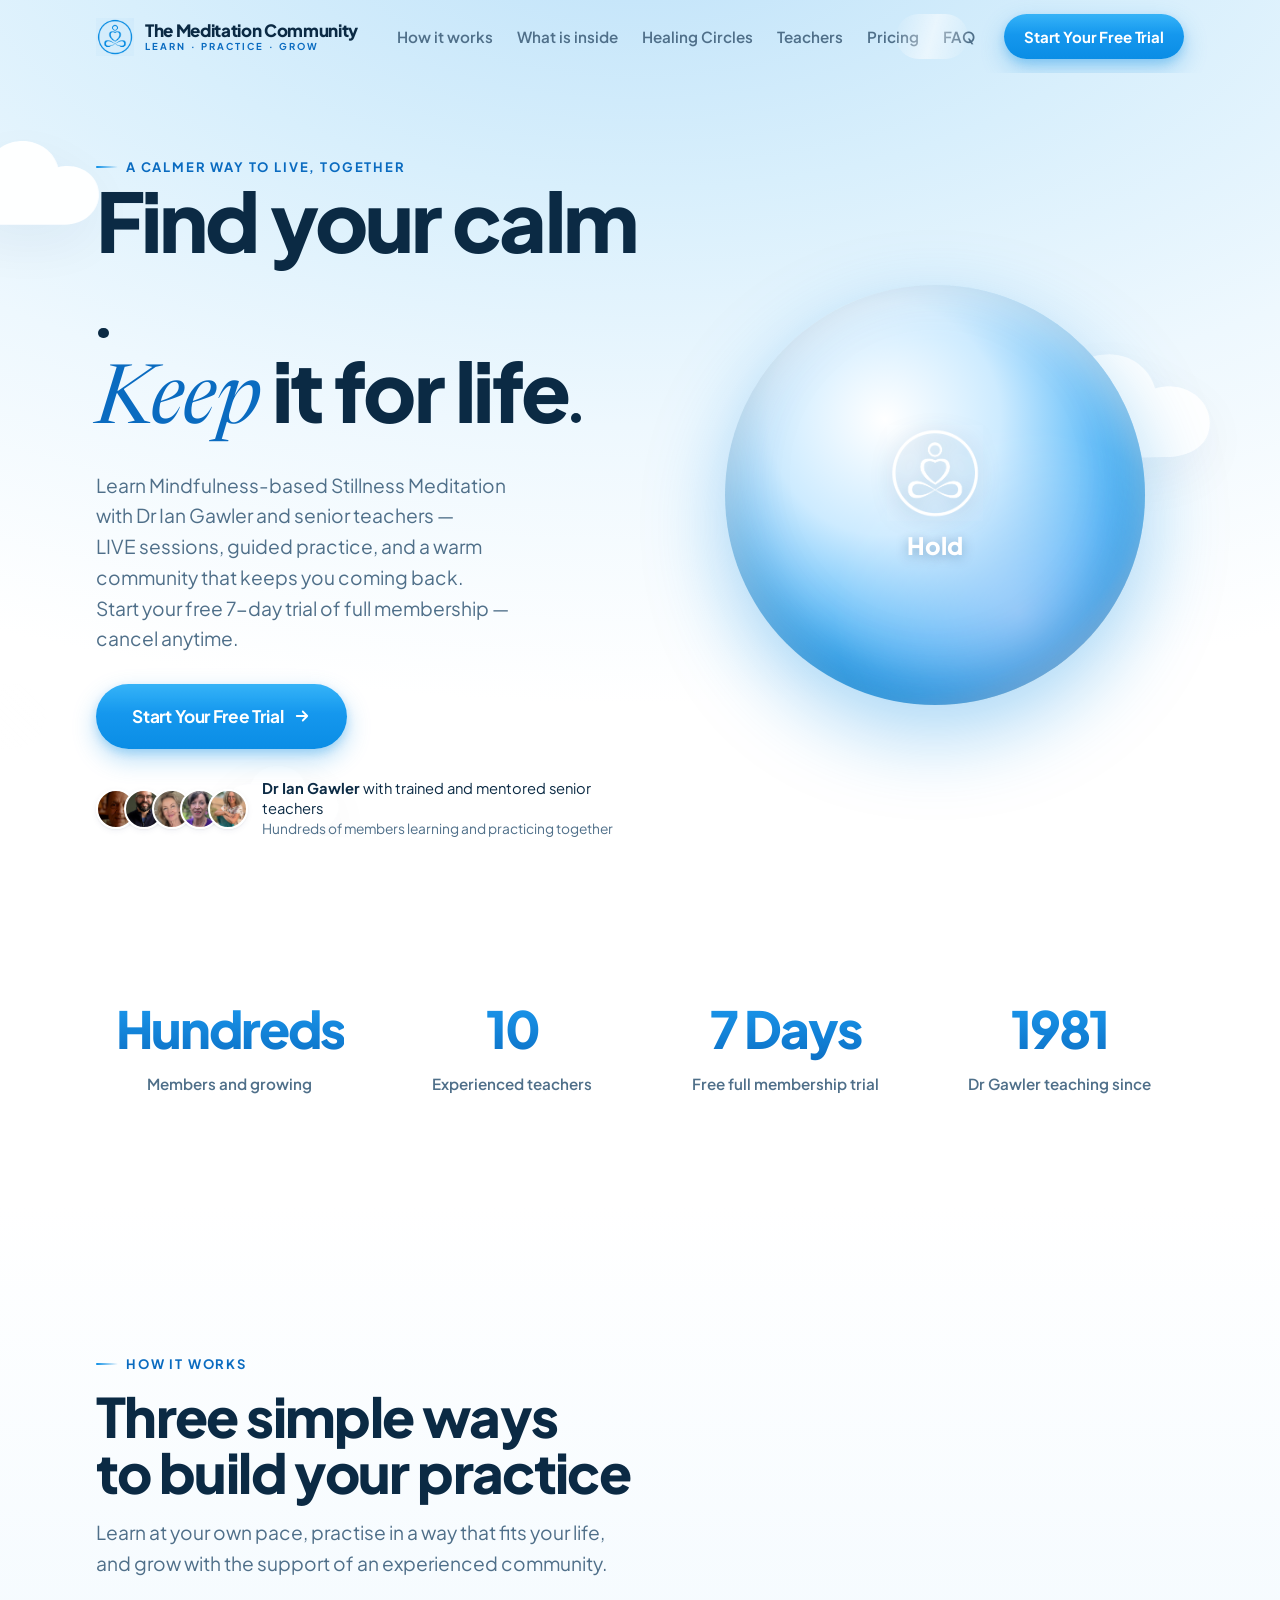
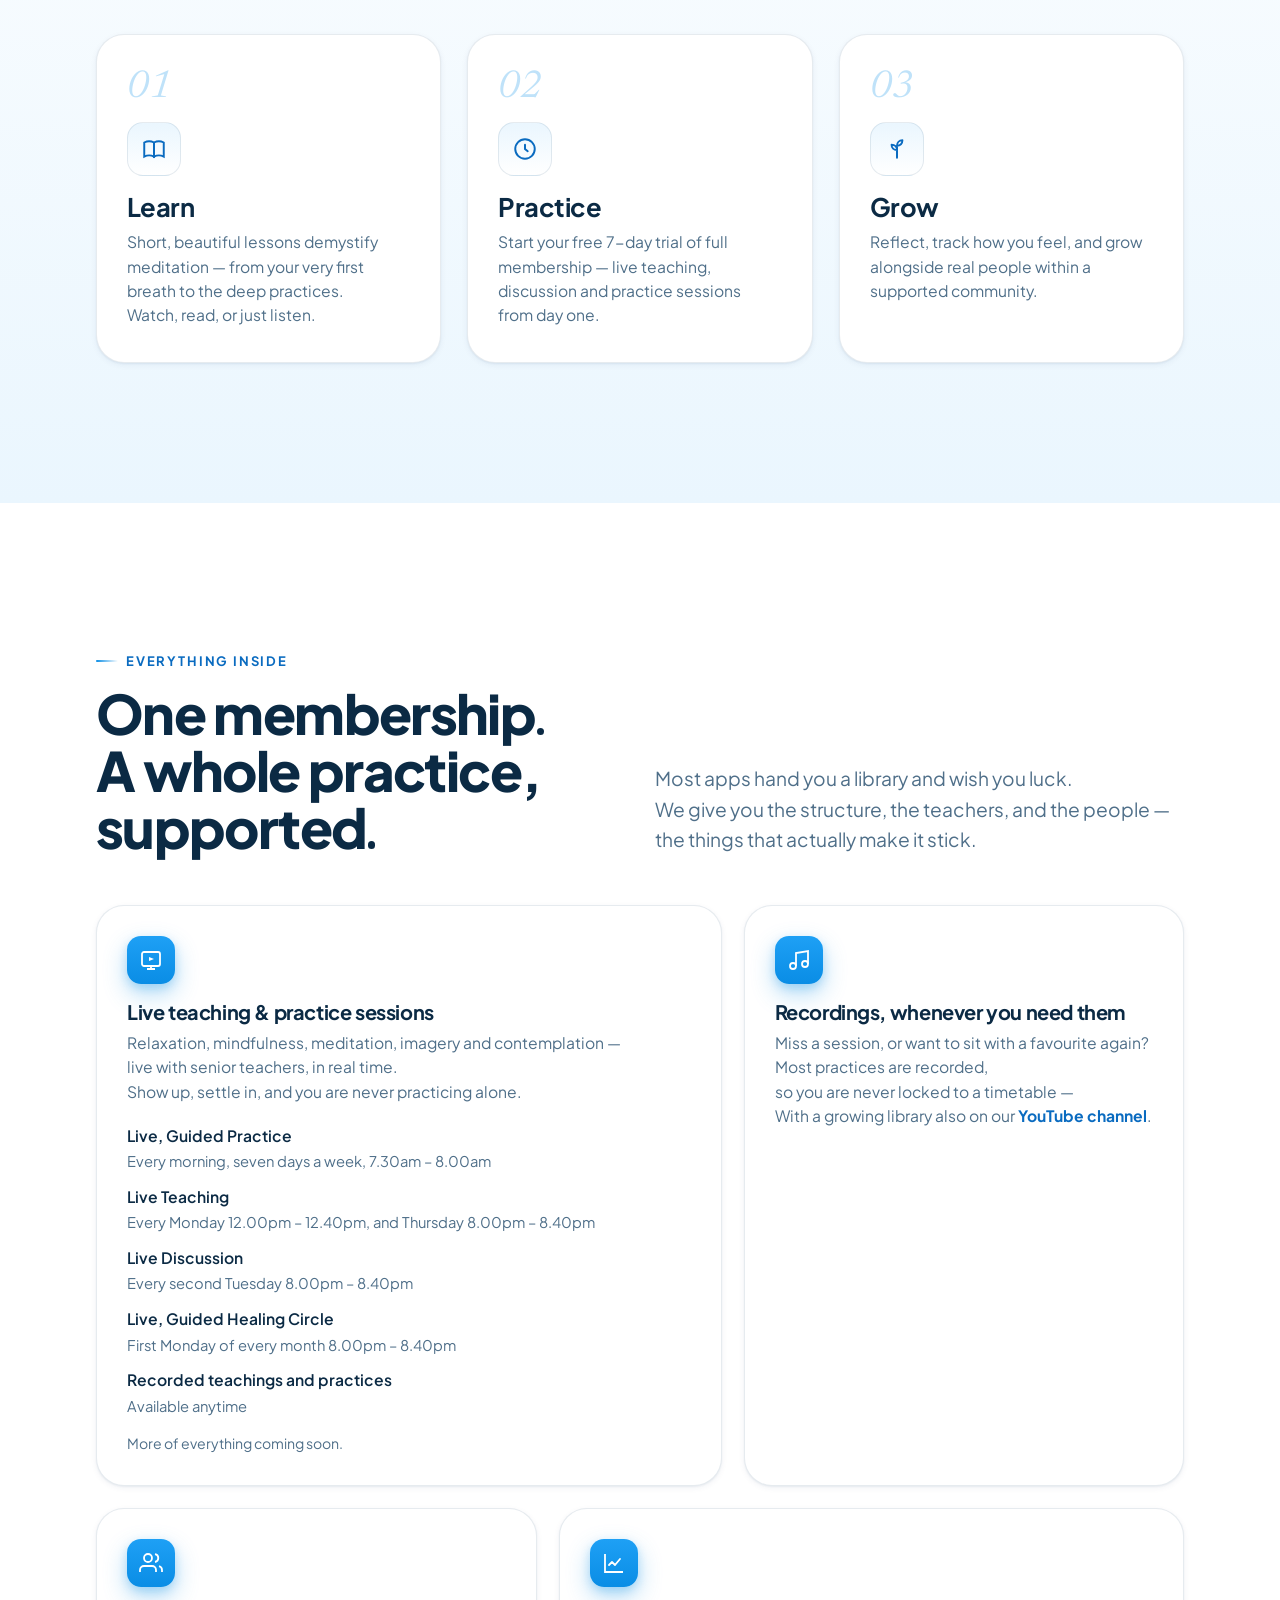
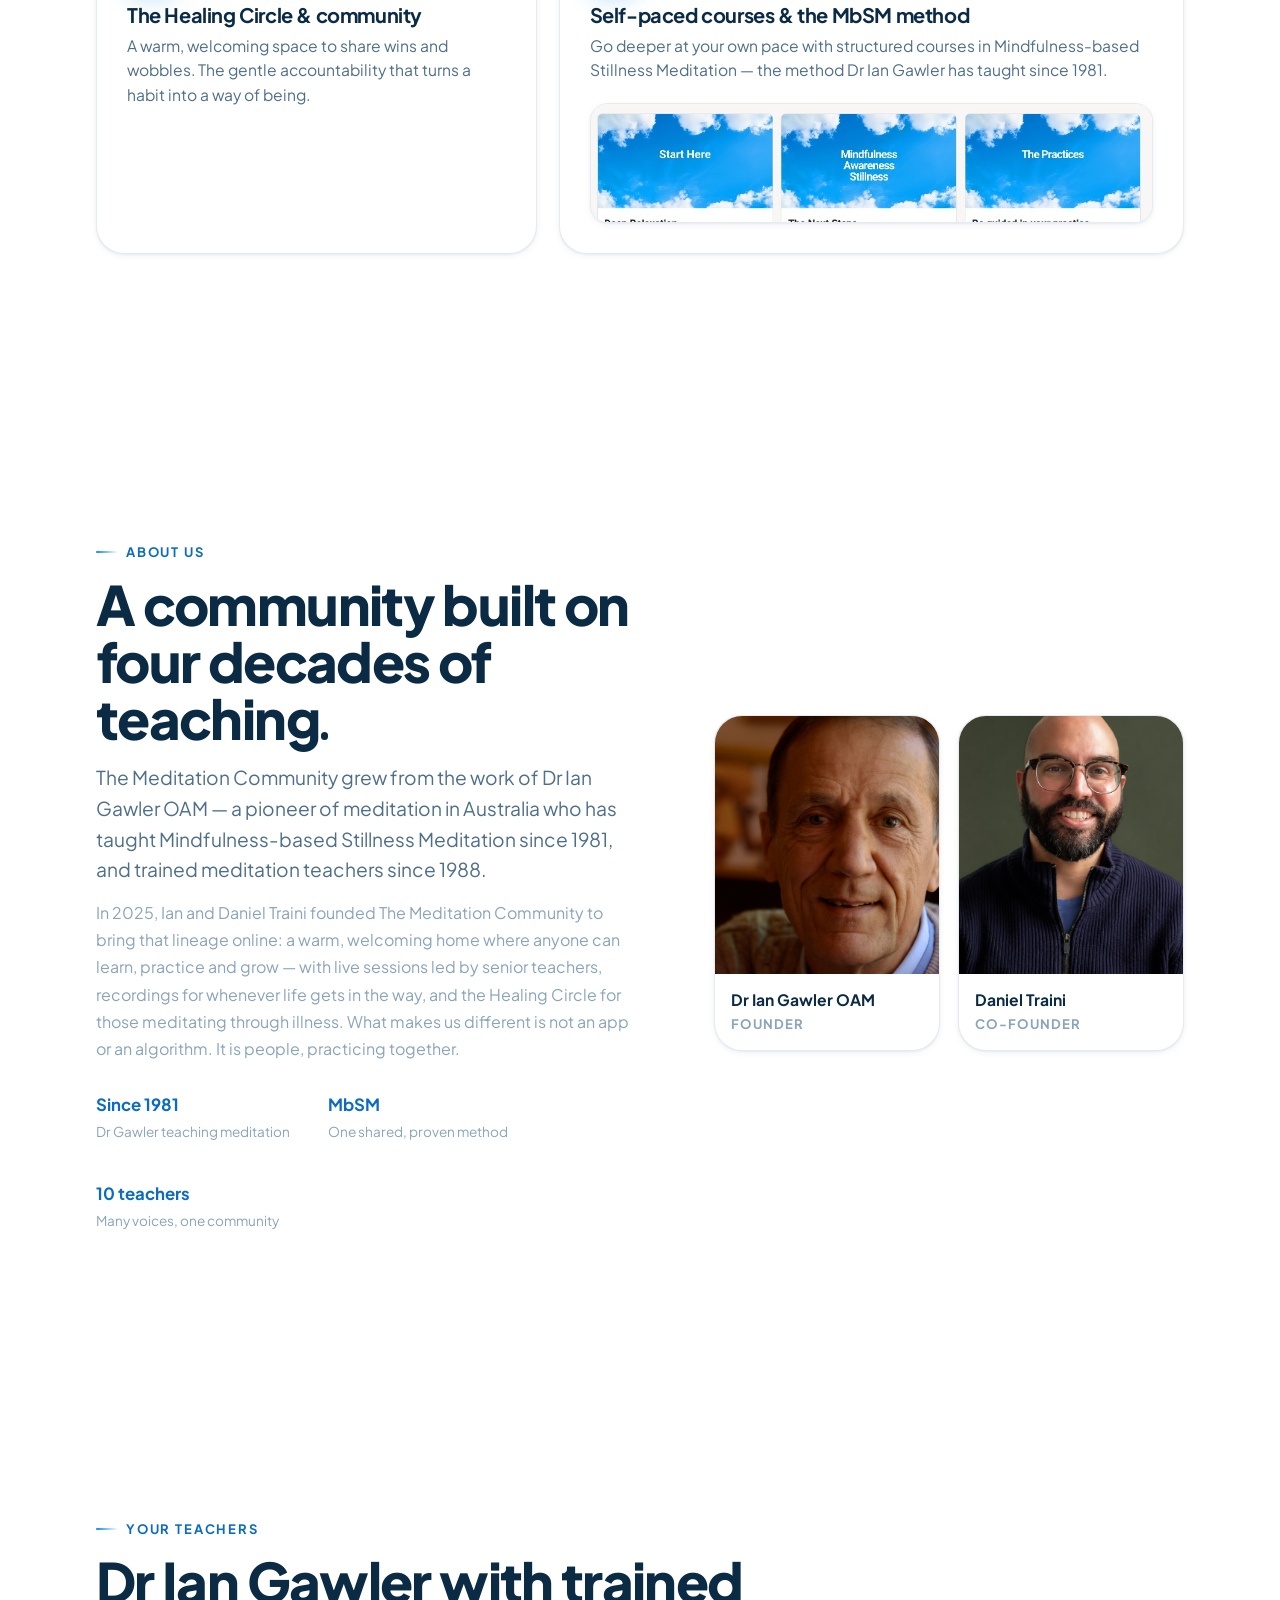
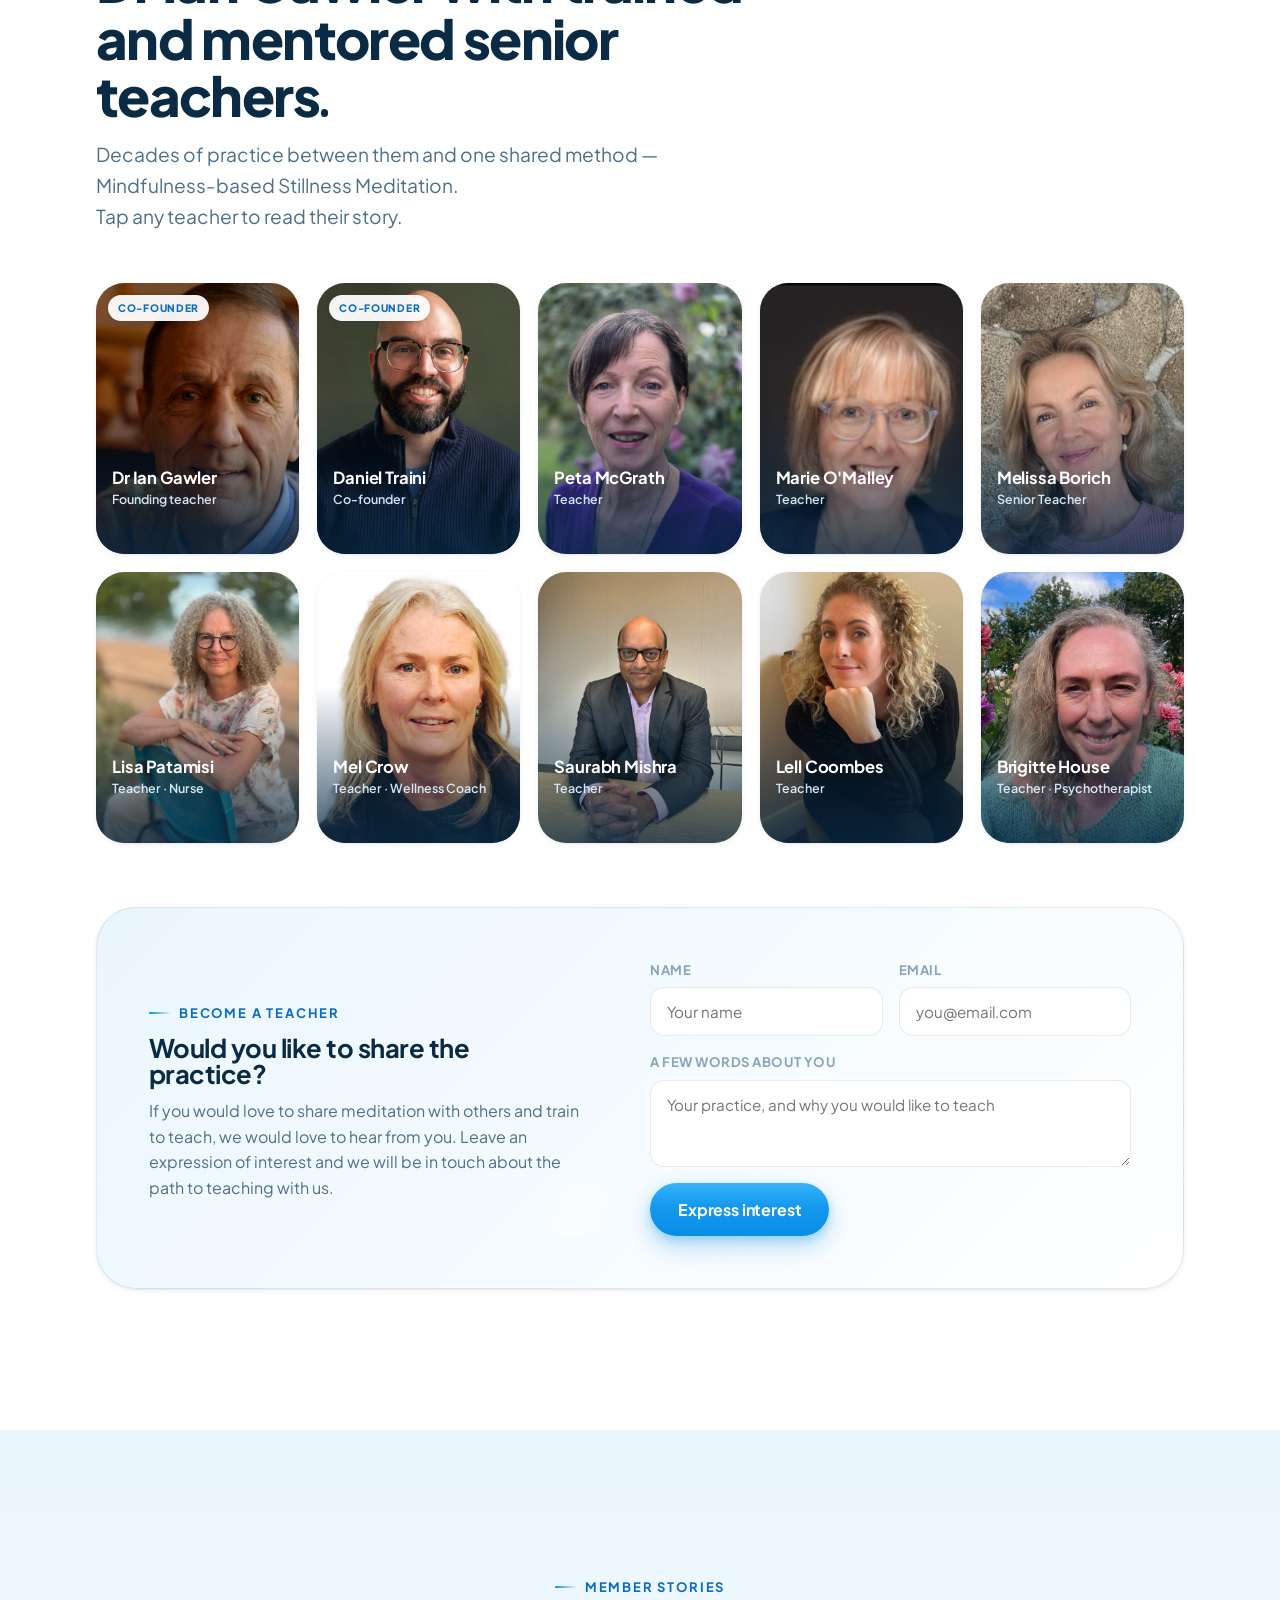
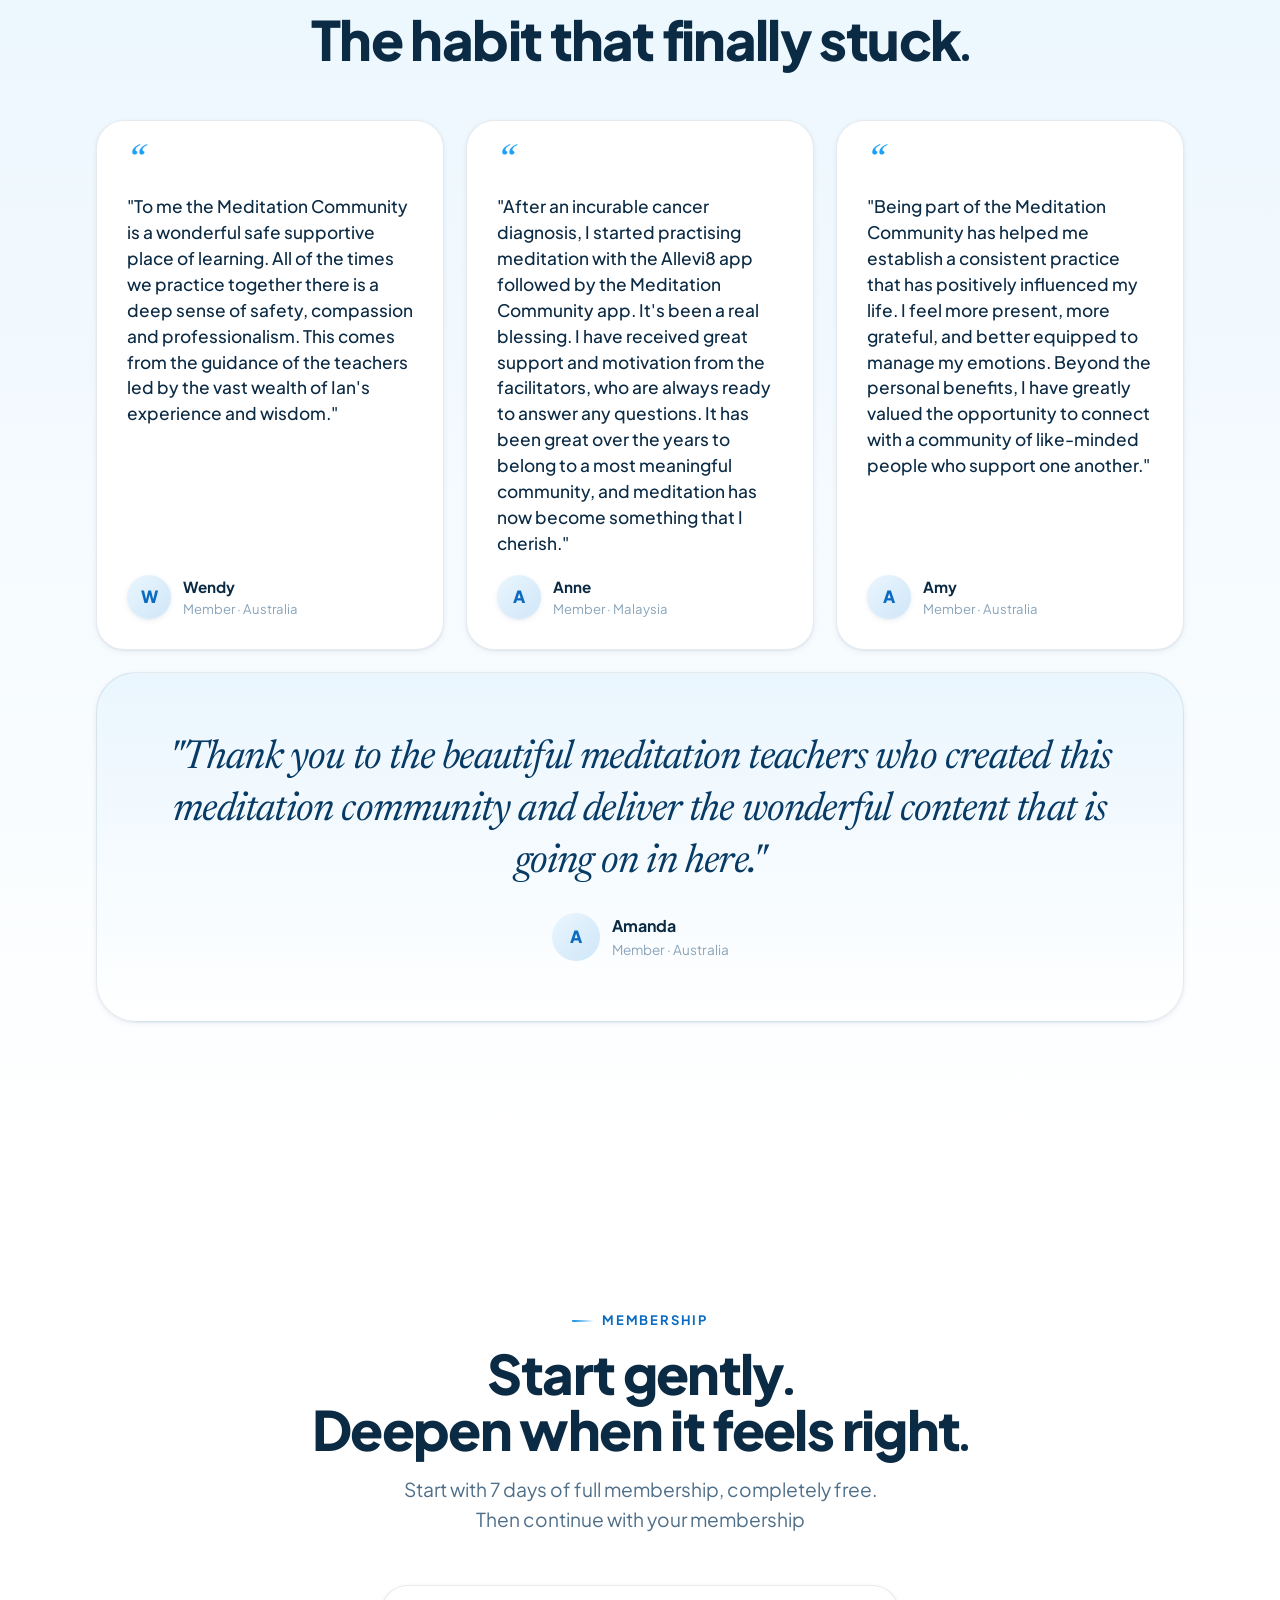
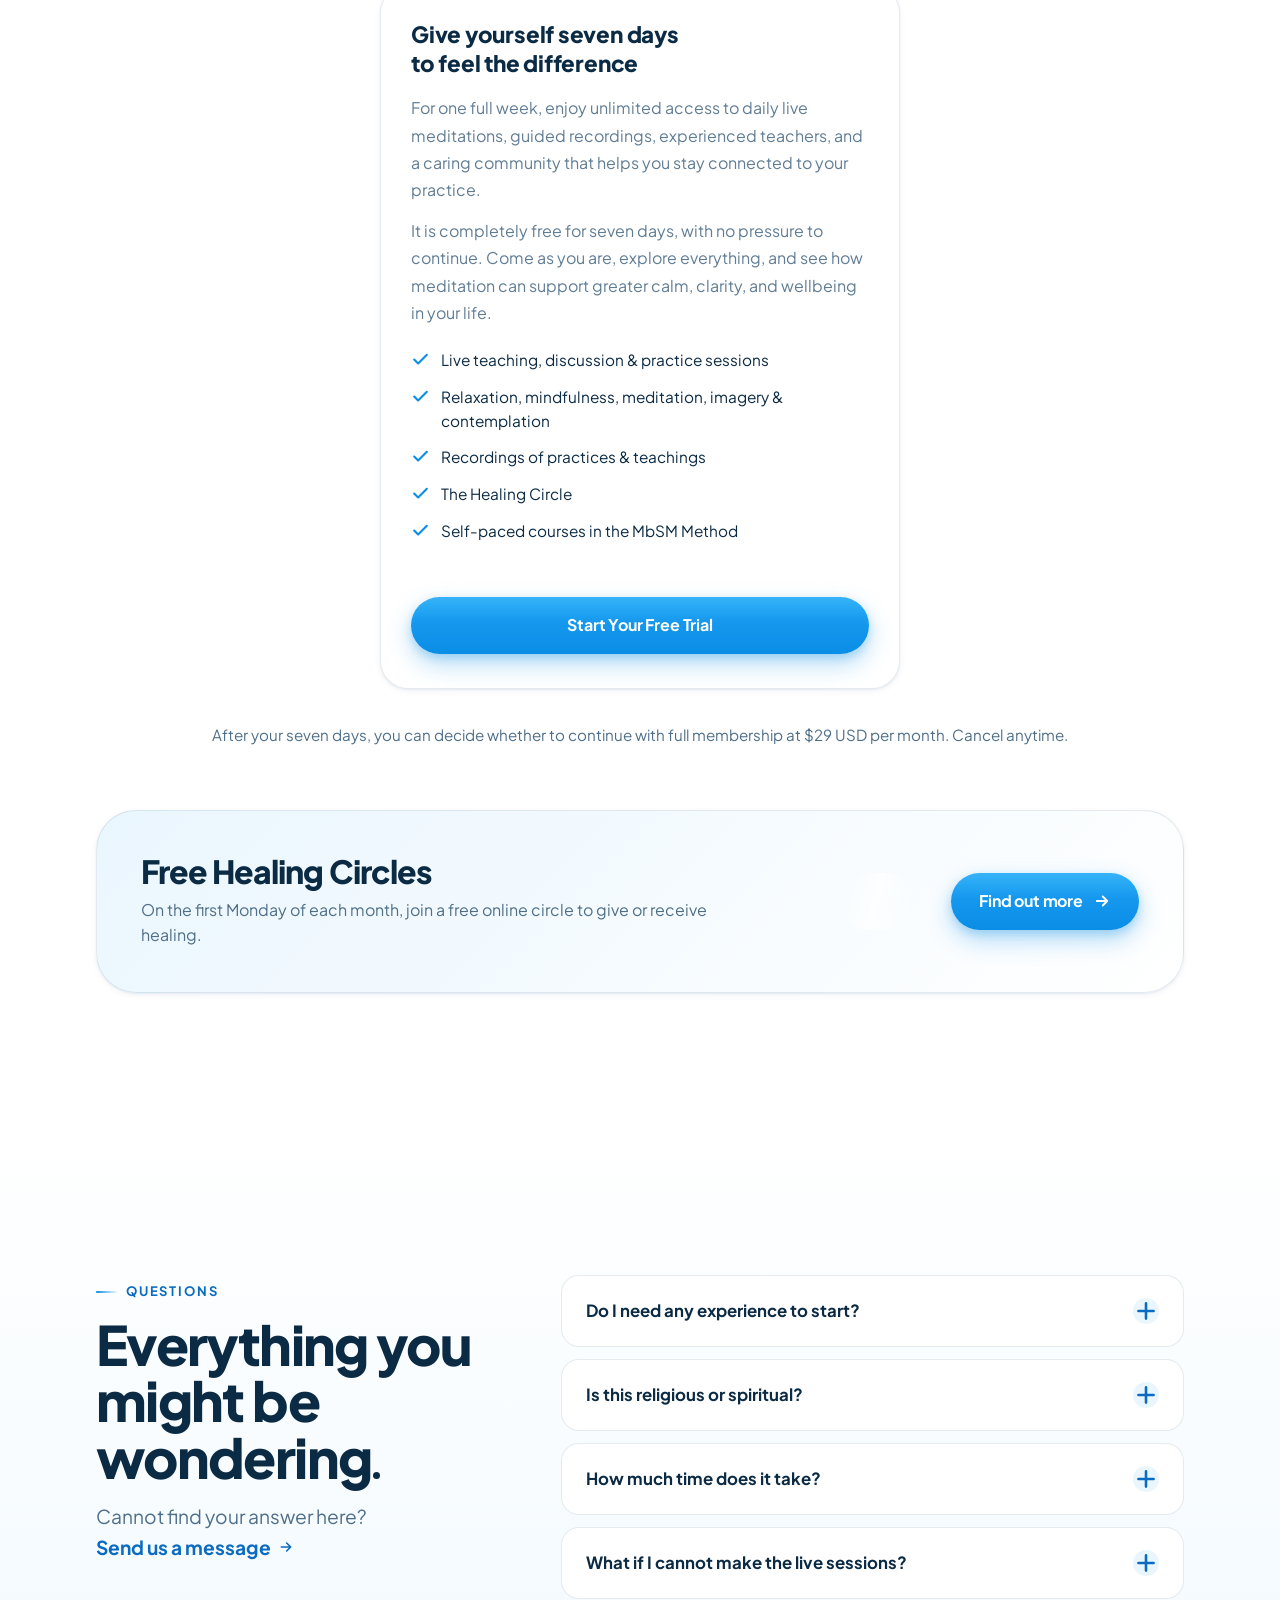
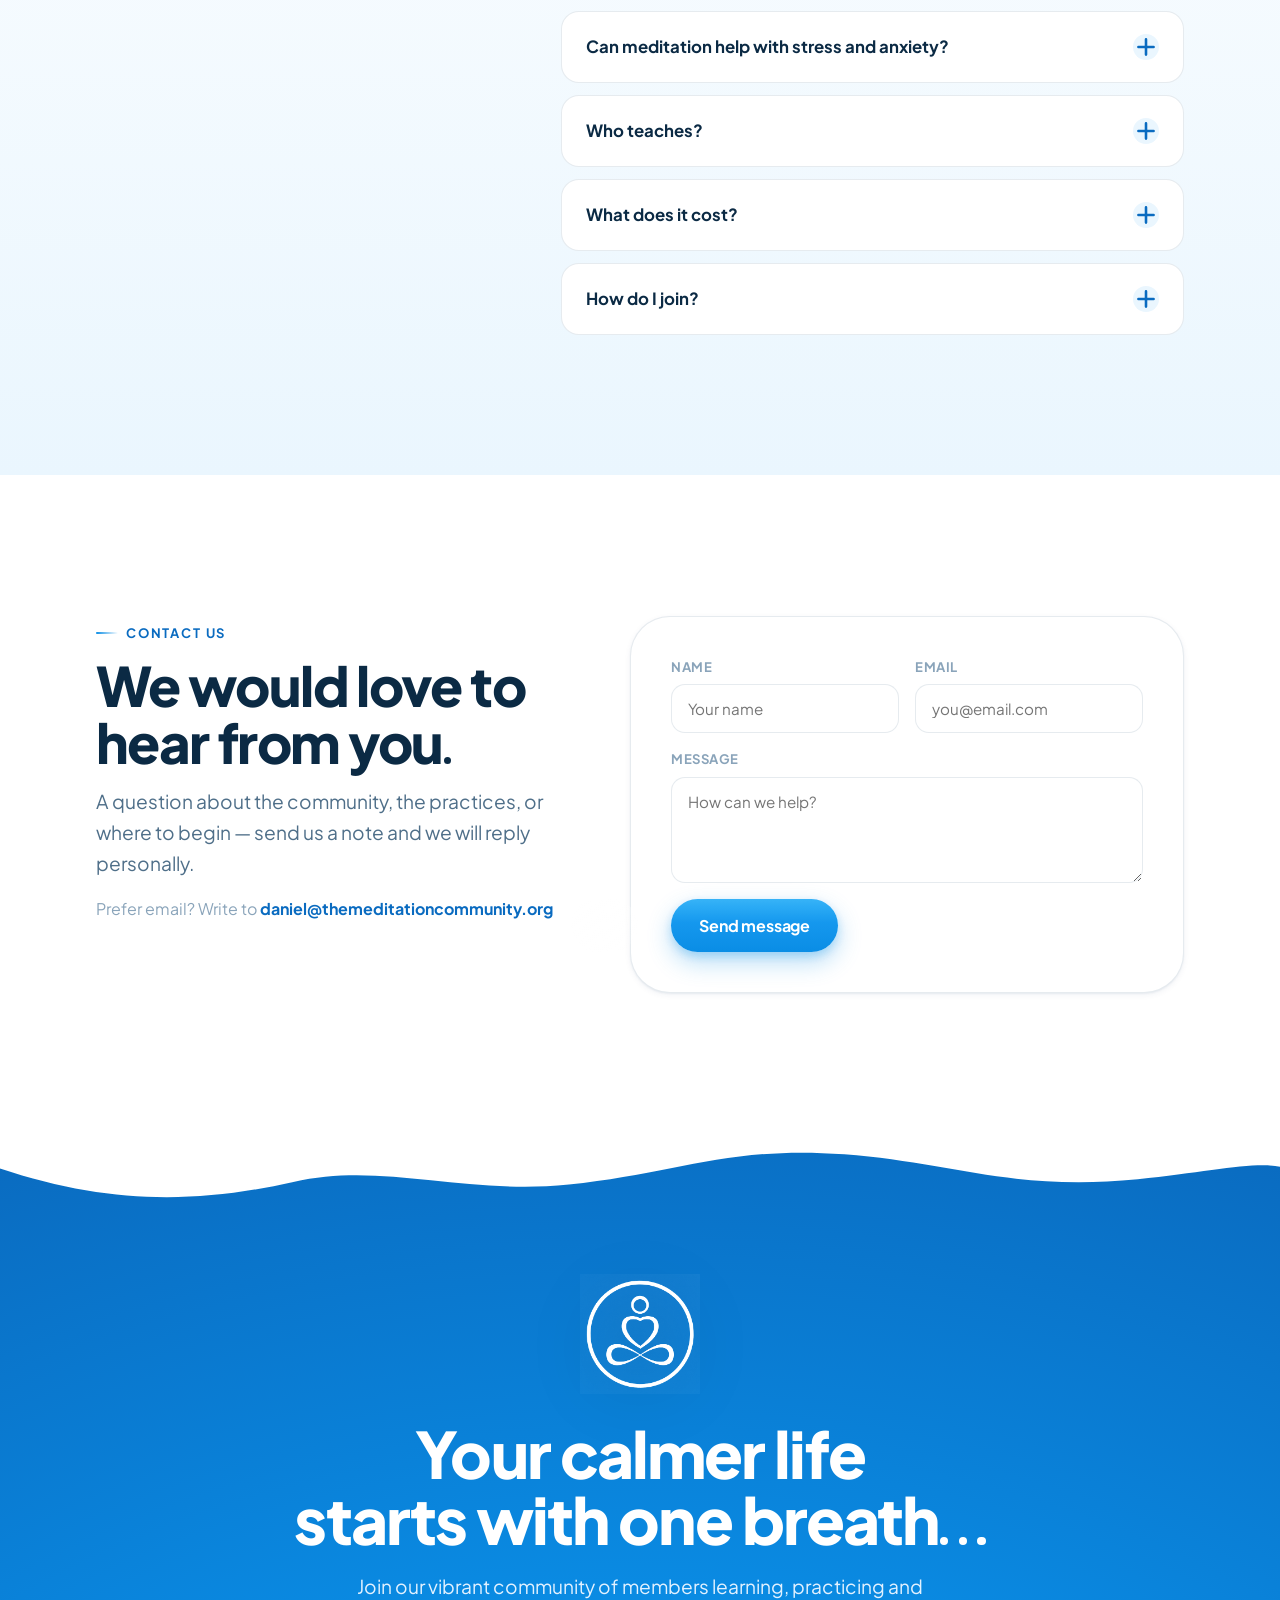
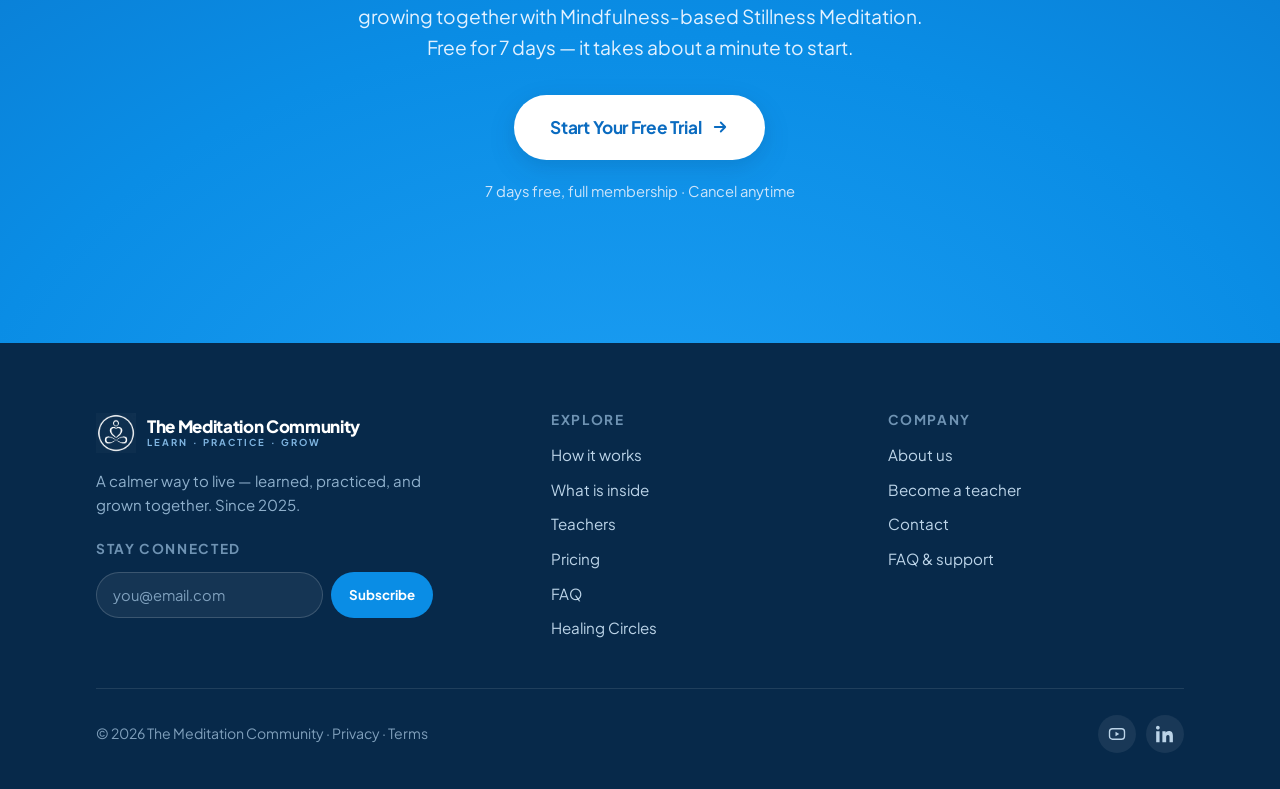
<file: index.html>
<!DOCTYPE html>
<html lang="en">
<head>
<meta charset="UTF-8" />
<meta name="viewport" content="width=device-width, initial-scale=1.0" />
<title>The Meditation Community — Learn, Practice, Grow</title>
<meta name="description" content="Join hundreds of people finding calm together. Live classes, guided practices, and a community that keeps you coming back. Start your free 7-day trial of full membership — cancel anytime." />
<meta property="og:type" content="website" />
<meta property="og:site_name" content="The Meditation Community" />
<meta property="og:title" content="The Meditation Community — Learn, Practice, Grow" />
<meta property="og:description" content="Join hundreds of people finding calm together. Live classes, guided practices, and a community that keeps you coming back. Start your free 7-day trial of full membership — cancel anytime." />
<meta property="og:url" content="https://themeditationcommunity.org/" />
<meta property="og:image" content="https://themeditationcommunity.org/assets/og-image.png" />
<meta property="og:image:width" content="1200" />
<meta property="og:image:height" content="630" />
<meta property="og:image:alt" content="The Meditation Community logo on a blue sky with clouds" />
<meta property="og:locale" content="en_AU" />
<meta name="twitter:card" content="summary_large_image" />
<link rel="preconnect" href="https://fonts.googleapis.com" />
<link rel="preconnect" href="https://fonts.gstatic.com" crossorigin />
<link href="https://fonts.googleapis.com/css2?family=Plus+Jakarta+Sans:ital,wght@0,400;0,500;0,600;0,700;0,800;1,500&family=Newsreader:ital,opsz,wght@1,6..72,400;1,6..72,500&display=swap" rel="stylesheet" />
<link rel="stylesheet" href="styles.css" />
</head>
<body>

<div class="scroll-prog" id="scrollProg"></div>

<!-- ===================== NAV ===================== -->
<nav class="nav" id="nav">
  <div class="nav-inner">
    <a class="brand" href="#top" aria-label="The Meditation Community home">
      <img src="assets/icon-blue.png" alt="" />
      <span class="brand-text">The Meditation Community<small>LEARN · PRACTICE · GROW</small></span>
    </a>
    <div class="nav-links">
      <a href="#how">How it works</a>
      <a href="#inside">What is inside</a>
      <a href="/healing-circles">Healing Circles</a>
      <a href="#teachers">Teachers</a>
      <a href="#pricing">Pricing</a>
      <a href="#faq">FAQ</a>
    </div>
    <div class="nav-cta">
      <a href="https://www.skool.com/themeditationcommunity/about" target="_blank" rel="noopener" class="btn btn-primary" data-magnetic>Start Your Free Trial</a>
    </div>
    <button type="button" class="nav-burger" id="navBurger" aria-label="Open menu" aria-expanded="false" aria-controls="navMobileMenu">
      <svg viewBox="0 0 24 24" fill="none" stroke="currentColor" stroke-width="2.2"><path d="M4 7h16M4 12h16M4 17h16" stroke-linecap="round"/></svg>
    </button>
  </div>
  <div class="nav-mobile" id="navMobileMenu" hidden>
    <a href="#how">How it works</a>
    <a href="#inside">What is inside</a>
    <a href="/healing-circles">Healing Circles</a>
    <a href="#teachers">Teachers</a>
    <a href="#pricing">Pricing</a>
    <a href="#faq">FAQ</a>
    <a href="https://www.skool.com/themeditationcommunity/about" target="_blank" rel="noopener" class="btn btn-primary">Start Your Free Trial</a>
  </div>
</nav>

<span id="top"></span>

<!-- ===================== HERO ===================== -->
<header class="hero section" data-screen-label="Hero">
  <!-- parallax clouds -->
  <div class="cloud cloud-1" data-speed="0.18"><svg viewBox="0 0 220 90"><path class="cloud-fill" d="M40 80c-22 0-38-13-38-30 0-15 12-26 28-27 4-15 18-23 33-23 16 0 30 10 34 25 3-1 6-1 9-1 17 0 30 12 30 27 0 16-14 29-33 29z"/></svg></div>
  <div class="cloud cloud-2" data-speed="0.30"><svg viewBox="0 0 280 110"><path class="cloud-fill" d="M55 100C28 100 6 84 6 62 6 43 22 30 42 30c5-18 23-28 42-28 20 0 38 13 43 32 4-1 8-2 12-2 22 0 39 15 39 34 0 21-18 32-41 32z"/></svg></div>
  <div class="cloud cloud-3" data-speed="0.45"><svg viewBox="0 0 180 80"><path class="cloud-fill" d="M36 72C16 72 2 60 2 44 2 30 14 20 29 20c4-12 15-18 27-18 13 0 24 8 28 20 2-1 5-1 7-1 14 0 25 10 25 22 0 14-12 23-29 23z"/></svg></div>

  <div class="wrap hero-grid">
    <div class="hero-copy">
      <span class="eyebrow reveal">A calmer way to live, together</span>
      <h1 class="h-display reveal d1">Find your calm<span class="full-stop"></span><br /><span class="serif-accent">Keep</span> it for life<span class="full-stop"></span></h1>
      <p class="lead reveal d2">Learn Mindfulness-based Stillness Meditation with Dr Ian Gawler and senior teachers —<br />LIVE sessions, guided practice, and a warm community that keeps you coming back.<br />Start your free 7-day trial of full membership — cancel anytime.</p>
      <div class="hero-cta reveal d3">
        <a href="https://www.skool.com/themeditationcommunity/about" target="_blank" rel="noopener" class="btn btn-primary btn-lg" data-magnetic>
          Start Your Free Trial
          <svg viewBox="0 0 24 24" fill="none" stroke="currentColor" stroke-width="2.4"><path d="M5 12h14M13 6l6 6-6 6" stroke-linecap="round" stroke-linejoin="round"/></svg>
        </a>
      </div>
      <div class="avatar-proof reveal d4">
        <div class="avatars">
          <span style="background-image:url(assets/teachers/ian-gawler.jpg)"></span>
          <span style="background-image:url(assets/teachers/daniel-traini.jpg)"></span>
          <span style="background-image:url(assets/teachers/melissa-borich.jpg)"></span>
          <span style="background-image:url(assets/teachers/peta-mcgrath.jpg)"></span>
          <span style="background-image:url(assets/teachers/lisa-patamisi.jpg)"></span>
        </div>
        <div class="proof-text">
          <div><b>Dr Ian Gawler</b> with trained and mentored senior teachers</div>
          <div class="muted" style="font-size:.86rem; margin-top:2px">Hundreds of members learning and practicing together</div>
        </div>
      </div>
    </div>

    <div class="orb-stage reveal d2">
      <div class="orb-ring pulse"></div>
      <div class="orb-ring pulse r2"></div>
      <div class="orb-ring pulse r3"></div>
      <div class="orb" id="heroOrb">
        <div class="orb-core">
          <img src="assets/icon-white.png" alt="The Meditation Community mark" />
          <div class="breath-word" id="heroBreathWord">Breathe in</div>
        </div>
      </div>
    </div>
  </div>

  <div class="cloud-divider"><svg viewBox="0 0 1440 110" preserveAspectRatio="none"><path fill="#ffffff" d="M0,70 C120,30 220,30 330,55 C430,78 520,40 640,52 C760,64 820,96 950,86 C1070,77 1140,44 1280,58 C1360,66 1410,78 1440,72 L1440,110 L0,110 Z"/></svg></div>
</header>

<!-- ===================== STATS ===================== -->
<section class="section" style="padding-block: clamp(56px,8vw,90px)">
  <div class="wrap">
    <div class="stats">
      <div class="stat reveal"><div class="num">Hundreds</div><div class="label">Members and growing</div></div>
      <div class="stat reveal d1"><div class="num" data-count="10">0</div><div class="label">Experienced teachers</div></div>
      <div class="stat reveal d2"><div class="num">7 Days</div><div class="label">Free full membership trial</div></div>
      <div class="stat reveal d3"><div class="num">1981</div><div class="label">Dr Gawler teaching since</div></div>
    </div>
  </div>
</section>

<!-- ===================== HOW IT WORKS ===================== -->
<section class="section" id="how" style="background: linear-gradient(180deg,#fff, var(--sky-pale));" data-screen-label="How it works">
  <div class="wrap">
    <div style="max-width:640px">
      <span class="eyebrow reveal">How it works</span>
      <h2 class="h2 reveal d1" style="margin-top:14px">Three simple ways<br class="brk">to build your practice</h2>
      <p class="lead reveal d2" style="margin-top:16px">Learn at your own pace, practise in a way that fits your life,<br class="brk">and grow with the support of an experienced community.</p>
    </div>
    <div class="steps">
      <article class="step reveal d1">
        <div class="glow"></div>
        <div class="step-no">01</div>
        <div class="step-ic"><svg viewBox="0 0 24 24" fill="none" stroke="currentColor" stroke-width="1.8"><path d="M3 6c3-1.5 6-1.5 9 0v13c-3-1.5-6-1.5-9 0z"/><path d="M21 6c-3-1.5-6-1.5-9 0v13c3-1.5 6-1.5 9 0z"/></svg></div>
        <h3 class="h3">Learn</h3>
        <p>Short, beautiful lessons demystify meditation — from your very first breath to the deep practices.<br />Watch, read, or just listen.</p>
      </article>
      <article class="step reveal d2">
        <div class="glow"></div>
        <div class="step-no">02</div>
        <div class="step-ic"><svg viewBox="0 0 24 24" fill="none" stroke="currentColor" stroke-width="1.8"><circle cx="12" cy="12" r="9"/><path d="M12 8v4l2.5 2" stroke-linecap="round"/></svg></div>
        <h3 class="h3">Practice</h3>
        <p>Start your free 7-day trial of full membership — live teaching, discussion and practice sessions<br class="brk">from day one.</p>
      </article>
      <article class="step reveal d3">
        <div class="glow"></div>
        <div class="step-no">03</div>
        <div class="step-ic"><svg viewBox="0 0 24 24" fill="none" stroke="currentColor" stroke-width="1.8"><path d="M12 20V9M12 9c0-3 2-5 5-5 0 3-2 5-5 5zM12 13c0-3-2-5-5-5 0 3 2 5 5 5z" stroke-linecap="round" stroke-linejoin="round"/></svg></div>
        <h3 class="h3">Grow</h3>
        <p>Reflect, track how you feel, and grow alongside real people within a supported community.</p>
      </article>
    </div>
  </div>
</section>

<!-- ===================== WHAT'S INSIDE ===================== -->
<section class="section" id="inside" data-screen-label="What is inside">
  <div class="wrap">
    <div class="features-head">
      <div>
        <span class="eyebrow reveal">Everything inside</span>
        <h2 class="h2 reveal d1" style="margin-top:14px">One membership<span class="full-stop"></span><br />A whole practice, supported<span class="full-stop"></span></h2>
      </div>
      <p class="lead reveal d2">Most apps hand you a library and wish you luck.<br />We give you the structure, the teachers, and the people — the things that actually make it stick.</p>
    </div>

    <div class="feature-grid">
      <article class="fcard span-7 reveal">
        <div class="fic"><svg viewBox="0 0 24 24" fill="none" stroke="currentColor" stroke-width="1.8"><rect x="3" y="4" width="18" height="14" rx="2"/><path d="M8 21h8M12 18v3"/><path d="M10 9l5 2-5 2z" fill="currentColor" stroke="none"/></svg></div>
        <h3>Live teaching &amp; practice sessions</h3>
        <p>Relaxation, mindfulness, meditation, imagery and contemplation —<br />live with senior teachers, in real time.<br />Show up, settle in, and you are never practicing alone.</p>
        <ul class="sched-list">
          <li><b>Live, Guided Practice</b><span>Every morning, seven days a week, 7.30am – 8.00am</span></li>
          <li><b>Live Teaching</b><span>Every Monday 12.00pm – 12.40pm, and Thursday 8.00pm – 8.40pm</span></li>
          <li><b>Live Discussion</b><span>Every second Tuesday 8.00pm – 8.40pm</span></li>
          <li><b>Live, Guided Healing Circle</b><span>First Monday of every month 8.00pm – 8.40pm</span></li>
          <li><b>Recorded teachings and practices</b><span>Available anytime</span></li>
        </ul>
        <p class="muted" style="margin-top:16px; font-size:.88rem">More of everything coming soon.</p>
      </article>

      <article class="fcard span-5 reveal d1">
        <div class="fic"><svg viewBox="0 0 24 24" fill="none" stroke="currentColor" stroke-width="1.8"><path d="M9 18V5l12-2v13" /><circle cx="6" cy="18" r="3"/><circle cx="18" cy="16" r="3"/></svg></div>
        <h3>Recordings, whenever you need them</h3>
        <p>Miss a session, or want to sit with a favourite again? Most practices are recorded,<br />so you are never locked to a timetable —<br />With a growing library also on our <a href="https://www.youtube.com/@the.meditation.community" target="_blank" rel="noopener" class="link-arrow" style="display:inline">YouTube channel</a>.</p>
      </article>

      <article class="fcard span-5 reveal d1">
        <div class="fic"><svg viewBox="0 0 24 24" fill="none" stroke="currentColor" stroke-width="1.8"><path d="M17 21v-2a4 4 0 0 0-4-4H5a4 4 0 0 0-4 4v2"/><circle cx="9" cy="7" r="4"/><path d="M23 21v-2a4 4 0 0 0-3-3.87M16 3.13A4 4 0 0 1 16 11"/></svg></div>
        <h3>The Healing Circle &amp; community</h3>
        <p>A warm, welcoming space to share wins and wobbles. The gentle accountability that turns a habit into a way of being.</p>
      </article>

      <article class="fcard span-7 reveal">
        <div class="fic"><svg viewBox="0 0 24 24" fill="none" stroke="currentColor" stroke-width="1.8"><path d="M3 3v18h18"/><path d="M7 14l3-3 3 3 5-6" stroke-linecap="round" stroke-linejoin="round"/></svg></div>
        <h3>Self-paced courses &amp; the MbSM method</h3>
        <p>Go deeper at your own pace with structured courses in Mindfulness-based Stillness Meditation — the method Dr Ian Gawler has taught since 1981.</p>
        <img src="assets/screenshot-courses.jpg" alt="Self-paced course library including Deep Relaxation, The Next Steps, guided practices and recorded teachings" loading="lazy" style="width:100%; height:120px; object-fit:cover; object-position:top; border-radius:var(--r-md); border:1px solid var(--line); margin-top:20px; box-shadow:var(--shadow-sm)" />
      </article>
    </div>
  </div>
</section>

<!-- ===================== ABOUT US ===================== -->
<section class="section" id="about" data-screen-label="About us">
  <div class="wrap about-grid">
    <div class="about-copy">
      <span class="eyebrow reveal">About us</span>
      <h2 class="h2 reveal d1" style="margin-top:14px">A community built on four decades of teaching<span class="full-stop"></span></h2>
      <p class="lead reveal d2" style="margin-top:16px">The Meditation Community grew from the work of Dr&nbsp;Ian Gawler OAM — a pioneer of meditation in Australia who has taught Mindfulness-based Stillness Meditation since 1981, and trained meditation teachers since 1988.</p>
      <p class="reveal d2" style="margin-top:14px; line-height:1.7; color:var(--ink-faint)">In 2025, Ian and Daniel Traini founded The Meditation Community to bring that lineage online: a warm, welcoming home where anyone can learn, practice and grow — with live sessions led by senior teachers, recordings for whenever life gets in the way, and the Healing Circle for those meditating through illness. What makes us different is not an app or an algorithm. It is people, practicing together.</p>
      <div class="about-points reveal d3">
        <div><b>Since 1981</b><span>Dr Gawler teaching meditation</span></div>
        <div><b>MbSM</b><span>One shared, proven method</span></div>
        <div><b>10 teachers</b><span>Many voices, one community</span></div>
      </div>
    </div>
    <div class="founder-cards">
      <figure class="founder reveal d1">
        <img src="assets/teachers/ian-gawler.jpg" alt="Dr Ian Gawler" loading="lazy" />
        <figcaption><b>Dr&nbsp;Ian Gawler OAM</b><span>Founder</span></figcaption>
      </figure>
      <figure class="founder reveal d2">
        <img src="assets/teachers/daniel-traini.jpg" alt="Daniel Traini" loading="lazy" />
        <figcaption><b>Daniel Traini</b><span>Co-founder</span></figcaption>
      </figure>
    </div>
  </div>
</section>

<!-- ===================== TEACHERS ===================== -->
<section class="section" id="teachers" data-screen-label="Teachers">
  <div class="wrap">
    <div style="max-width:680px">
      <span class="eyebrow reveal">Your teachers</span>
      <h2 class="h2 reveal d1" style="margin-top:14px">Dr Ian Gawler with trained and mentored senior teachers<span class="full-stop"></span></h2>
      <p class="lead reveal d2" style="margin-top:16px">Decades of practice between them and one shared method — Mindfulness-based Stillness Meditation.<br />Tap any teacher to read their story.</p>
    </div>
    <div class="teachers-grid" id="teachersGrid">

      <button class="teacher reveal" data-img="assets/teachers/ian-gawler.jpg" data-name="Dr Ian Gawler OAM" data-role="Co-founder · Founding teacher" data-cred="BVSc, MCounsHS">
        <div class="portrait">
          <img src="assets/teachers/ian-gawler.jpg" alt="Dr Ian Gawler" loading="lazy" />
          <span class="t-pill">Co-founder</span>
          <div class="t-overlay"><h3>Dr Ian Gawler</h3><div class="role">Founding teacher</div><span class="t-readmore">Read bio <svg viewBox="0 0 24 24" fill="none" stroke="currentColor" stroke-width="2.4"><path d="M5 12h14M13 6l6 6-6 6" stroke-linecap="round" stroke-linejoin="round"/></svg></span></div>
        </div>
        <div class="t-bio-data"><p>Ian has studied meditation with Dr Ainslie Meares, Sogyal Rinpoche and many other masters, particularly in the Tibetan Dzogchen tradition.</p><p>A Founding Patron of Meditation Australia, he helped establish Centres for Contemplative Studies at Melbourne and Monash Universities. Ian has been teaching meditation since 1981, and teachers of meditation since 1988.</p><p>He is the author of several international best-selling meditation books, including <em>Blue Sky Mind</em>.</p></div>
      </button>

      <button class="teacher reveal" data-img="assets/teachers/daniel-traini.jpg" data-name="Daniel Traini" data-role="Co-founder" data-cred="">
        <div class="portrait">
          <img src="assets/teachers/daniel-traini.jpg" alt="Daniel Traini" loading="lazy" />
          <span class="t-pill">Co-founder</span>
          <div class="t-overlay"><h3>Daniel Traini</h3><div class="role">Co-founder</div><span class="t-readmore">Read bio <svg viewBox="0 0 24 24" fill="none" stroke="currentColor" stroke-width="2.4"><path d="M5 12h14M13 6l6 6-6 6" stroke-linecap="round" stroke-linejoin="round"/></svg></span></div>
        </div>
        <div class="t-bio-data"><p>Daniel began meditating in 2009 through the Vipassana tradition as taught by S.N. Goenka. Since then he has explored mindfulness, Shamatha, Transcendental Meditation, Mindful Self-Compassion and Compassion Cultivation Training.</p><p>He completed the three modules of Teacher Training with Ian and Ruth Gawler in 2024–25, and co-founded The Meditation Community with Ian in 2025. Daniel is also a volunteer teacher with New Acropolis Australia, a school of philosophy.</p></div>
      </button>

      <button class="teacher reveal" data-img="assets/teachers/peta-mcgrath.jpg" data-name="Peta McGrath" data-role="Teacher" data-cred="BA, Grad Dip Ed, MEd">
        <div class="portrait">
          <img src="assets/teachers/peta-mcgrath.jpg" alt="Peta McGrath" loading="lazy" />
          <div class="t-overlay"><h3>Peta McGrath</h3><div class="role">Teacher</div><span class="t-readmore">Read bio <svg viewBox="0 0 24 24" fill="none" stroke="currentColor" stroke-width="2.4"><path d="M5 12h14M13 6l6 6-6 6" stroke-linecap="round" stroke-linejoin="round"/></svg></span></div>
        </div>
        <div class="t-bio-data"><p>Peta’s work background is in leadership in adult education.</p><p>Having meditated for over 30 years, Peta started teaching MbSM to staff in her workplace 9 years ago after training with Ian and Ruth Gawler. These days she continues to teach meditation in the workplace as well as more broadly.</p><p>Peta is registered with Meditation Australia and is a Meditation Australia Council Member.</p></div>
      </button>

      <button class="teacher reveal" data-img="assets/teachers/marie-omalley.jpg" data-name="Marie O&#39;Malley" data-role="Teacher" data-cred="">
        <div class="portrait">
          <img src="assets/teachers/marie-omalley.jpg" alt="Marie O'Malley" loading="lazy" />
          <div class="t-overlay"><h3>Marie O'Malley</h3><div class="role">Teacher</div><span class="t-readmore">Read bio <svg viewBox="0 0 24 24" fill="none" stroke="currentColor" stroke-width="2.4"><path d="M5 12h14M13 6l6 6-6 6" stroke-linecap="round" stroke-linejoin="round"/></svg></span></div>
        </div>
        <div class="t-bio-data"><p>Marie brings to meditation practice and teaching valuable experience in life and many years of working in care and welfare that supports the development and growth meditation brings into our lives.</p><p>Marie was introduced to meditation 20 years ago through Tibetan Buddhism, then programs at the Gawler Foundation.</p><p>She understands the challenge of balancing busy lives with ensuring time for self-care through meditation practice.</p></div>
      </button>

      <button class="teacher reveal" data-img="assets/teachers/melissa-borich.jpg" data-name="Melissa Borich" data-role="Senior Teacher" data-cred="Registered Yoga Therapist">
        <div class="portrait">
          <img src="assets/teachers/melissa-borich.jpg" alt="Melissa Borich" loading="lazy" />
          <div class="t-overlay"><h3>Melissa Borich</h3><div class="role">Senior Teacher</div><span class="t-readmore">Read bio <svg viewBox="0 0 24 24" fill="none" stroke="currentColor" stroke-width="2.4"><path d="M5 12h14M13 6l6 6-6 6" stroke-linecap="round" stroke-linejoin="round"/></svg></span></div>
        </div>
        <div class="t-bio-data"><p>Melissa Borich is a Registered Yoga Therapist and Senior Teacher with Yoga Australia, and a Senior Teacher with Meditation Australia.</p><p>With over 25 years of meditation practice, she teaches classes, courses and retreats, offers one-to-one sessions, and supports the training and mentoring of meditation teachers.</p><p>She is passionate about sharing meditation and supporting others to experience its depth, stillness and ease.</p></div>
      </button>

      <button class="teacher reveal" data-img="assets/teachers/lisa-patamisi.jpg" data-name="Lisa Patamisi" data-role="Teacher · Nurse" data-cred="BNurs, GCertPubHealth">
        <div class="portrait">
          <img src="assets/teachers/lisa-patamisi.jpg" alt="Lisa Patamisi" loading="lazy" />
          <div class="t-overlay"><h3>Lisa Patamisi</h3><div class="role">Teacher · Nurse</div><span class="t-readmore">Read bio <svg viewBox="0 0 24 24" fill="none" stroke="currentColor" stroke-width="2.4"><path d="M5 12h14M13 6l6 6-6 6" stroke-linecap="round" stroke-linejoin="round"/></svg></span></div>
        </div>
        <div class="t-bio-data"><p>Lisa was introduced to Mindfulness-based Stillness Meditation in 1994 through Dr Ian Gawler after a cancer diagnosis. In 2024 she completed formal meditation teacher training with Dr Gawler.</p><p>Lisa’s nursing experience includes medical, midwifery and mental health. This work, and personal experience, confirms to her the connectedness between physical and mental health and the benefits of meditation.</p><p>Lisa is passionate about making meditation accessible to all.</p></div>
      </button>

      <button class="teacher reveal" data-img="assets/teachers/mel-crow.jpg" data-name="Mel Crow" data-role="Teacher · Wellness Coach" data-cred="">
        <div class="portrait">
          <img src="assets/teachers/mel-crow.jpg" alt="Mel Crow" loading="lazy" />
          <div class="t-overlay"><h3>Mel Crow</h3><div class="role">Teacher · Wellness Coach</div><span class="t-readmore">Read bio <svg viewBox="0 0 24 24" fill="none" stroke="currentColor" stroke-width="2.4"><path d="M5 12h14M13 6l6 6-6 6" stroke-linecap="round" stroke-linejoin="round"/></svg></span></div>
        </div>
        <div class="t-bio-data"><p>Melissa became interested in meditation in the eighties. She worked at The Gawler Foundation for 10 years, deepening her passion further.</p><p>She completed meditation teacher training in 2017 and again recently, and also works in Mental Health and Wellness Coaching.</p><p>Mel is passionate about supporting others to enhance their inner resources and find more contentment and joy in life.</p></div>
      </button>

      <button class="teacher reveal" data-img="assets/teachers/saurabh-mishra.jpg" data-name="Saurabh Mishra OAM" data-role="Teacher" data-cred="">
        <div class="portrait">
          <img src="assets/teachers/saurabh-mishra.jpg" alt="Saurabh Mishra" loading="lazy" />
          <div class="t-overlay"><h3>Saurabh Mishra</h3><div class="role">Teacher</div><span class="t-readmore">Read bio <svg viewBox="0 0 24 24" fill="none" stroke="currentColor" stroke-width="2.4"><path d="M5 12h14M13 6l6 6-6 6" stroke-linecap="round" stroke-linejoin="round"/></svg></span></div>
        </div>
        <div class="t-bio-data"><p>Saurabh is an entrepreneur whose ventures span health, education and community impact, including Vyatra, which connects classrooms to iconic global places live.</p><p>He has long served as a palliative care volunteer and is a trained Hindustani classical vocalist. He is a committed meditator and practitioner of Kriya Yoga, with a keen awareness of himself as an infinitesimal expression of the divine, blissful cosmic consciousness.</p></div>
      </button>

      <button class="teacher reveal" data-img="assets/teachers/lell-coombes.jpg" data-name="Lesley ‘Lell’ Coombes" data-role="Teacher" data-cred="">
        <div class="portrait">
          <img src="assets/teachers/lell-coombes.jpg" alt="Lesley Coombes" loading="lazy" />
          <div class="t-overlay"><h3>Lell Coombes</h3><div class="role">Teacher</div><span class="t-readmore">Read bio <svg viewBox="0 0 24 24" fill="none" stroke="currentColor" stroke-width="2.4"><path d="M5 12h14M13 6l6 6-6 6" stroke-linecap="round" stroke-linejoin="round"/></svg></span></div>
        </div>
        <div class="t-bio-data"><p>“Lell” has a background of 35+ years in theatre and has been practicing meditation for six years. She has studied with Drs Ian &amp; Ruth Gawler, Melissa Borich, Murray Paterson and Pauline McKinnon.</p><p>Lell practices Kriya Yoga and Nadi Prana daily and is studying to become an EMPR practitioner. She has also practiced Qi Gong, Tai Chi and Mindfulness for many years.</p></div>
      </button>

      <button class="teacher reveal" data-img="assets/teachers/brigitte-house.jpg" data-name="Brigitte House" data-role="Teacher · Psychotherapist" data-cred="MCouns, Dip CSW, BAppSc">
        <div class="portrait">
          <img src="assets/teachers/brigitte-house.jpg" alt="Brigitte House" loading="lazy" />
          <div class="t-overlay"><h3>Brigitte House</h3><div class="role">Teacher · Psychotherapist</div><span class="t-readmore">Read bio <svg viewBox="0 0 24 24" fill="none" stroke="currentColor" stroke-width="2.4"><path d="M5 12h14M13 6l6 6-6 6" stroke-linecap="round" stroke-linejoin="round"/></svg></span></div>
        </div>
        <div class="t-bio-data"><p>Since her early 20s Brigitte has studied and practiced meditation, predominantly via Tibetan Buddhism and Thich Nhat Hanh.</p><p>A diagnosis of cancer at 30 propelled her deeper into practice for healing. She engaged closely with Ian and Ruth Gawler and specifically ‘lifestyle medicine’, and now enjoys a complete recovery.</p><p>Brigitte was then naturally drawn to train as a teacher of MbSM, and now works as a psychotherapist.</p></div>
      </button>

    </div>

    <!-- BECOME A TEACHER -->
    <div class="teach-cta reveal" id="become-a-teacher">
      <div class="teach-copy">
        <span class="eyebrow">Become a teacher</span>
        <h3 class="h3" style="margin-top:12px">Would you like to share the practice?</h3>
        <p>If you would love to share meditation with others and train to teach, we would love to hear from you. Leave an expression of interest and we will be in touch about the path to teaching with us.</p>
      </div>
      <form class="mc-form" name="become-a-teacher" method="POST" data-netlify="true" netlify-honeypot="bot-field">
        <input type="hidden" name="form-name" value="become-a-teacher" />
        <p class="hp-field"><label>Do not fill this out: <input name="bot-field" /></label></p>
        <div class="field-row">
          <label class="field"><span>Name</span><input type="text" name="name" required placeholder="Your name" /></label>
          <label class="field"><span>Email</span><input type="email" name="email" required placeholder="you@email.com" /></label>
        </div>
        <label class="field"><span>A few words about you</span><textarea name="message" rows="3" required placeholder="Your practice, and why you would like to teach"></textarea></label>
        <button type="submit" class="btn btn-primary" data-magnetic>Express interest</button>
        <p class="form-success" hidden>Thank you — we have received your expression of interest and will be in touch soon.</p>
      </form>
    </div>
  </div>
</section>

<!-- ===================== TESTIMONIALS ===================== -->
<section class="section" id="stories" style="background: linear-gradient(180deg,var(--sky-pale),#fff)" data-screen-label="Stories">
  <div class="wrap">
    <div style="text-align:center; max-width:720px; margin:0 auto">
      <span class="eyebrow reveal">Member stories</span>
      <h2 class="h2 reveal d1" style="margin-top:14px">The habit that finally stuck<span class="full-stop"></span></h2>
    </div>
    <div class="testi-rail">
      <article class="testi reveal d1">
        <div class="quote-mark">“</div>
        <p class="quote">"To me the Meditation Community is a wonderful safe supportive place of learning. All of the times we practice together there is a deep sense of safety, compassion and professionalism. This comes from the guidance of the teachers led by the vast wealth of Ian's experience and wisdom."</p>
        <div class="who">
          <div class="pic pic-initial">W</div>
          <div><div class="name">Wendy</div><div class="meta">Member · Australia</div></div>
        </div>
      </article>
      <article class="testi reveal d2">
        <div class="quote-mark">“</div>
        <p class="quote">"After an incurable cancer diagnosis, I started practising meditation with the Allevi8 app followed by the Meditation Community app. It's been a real blessing. I have received great support and motivation from the facilitators, who are always ready to answer any questions. It has been great over the years to belong to a most meaningful community, and meditation has now become something that I cherish."</p>
        <div class="who">
          <div class="pic pic-initial">A</div>
          <div><div class="name">Anne</div><div class="meta">Member · Malaysia</div></div>
        </div>
      </article>
      <article class="testi reveal d3">
        <div class="quote-mark">“</div>
        <p class="quote">"Being part of the Meditation Community has helped me establish a consistent practice that has positively influenced my life. I feel more present, more grateful, and better equipped to manage my emotions. Beyond the personal benefits, I have greatly valued the opportunity to connect with a community of like-minded people who support one another."</p>
        <div class="who">
          <div class="pic pic-initial">A</div>
          <div><div class="name">Amy</div><div class="meta">Member · Australia</div></div>
        </div>
      </article>
    </div>

    <div class="testi-rail" style="grid-template-columns:1fr; margin-top:22px">
      <div class="feature-quote reveal d1">
        <p class="big">"Thank you to the beautiful meditation teachers who created this meditation community and deliver the wonderful content that is going on in here."</p>
        <div class="who" style="display:flex; align-items:center; gap:12px">
          <div class="pic pic-initial" style="width:48px;height:48px">A</div>
          <div style="text-align:left"><div class="name" style="font-weight:700">Amanda</div><div class="meta" style="font-size:.85rem;color:var(--ink-faint)">Member · Australia</div></div>
        </div>
      </div>
    </div>
  </div>
</section>

<!-- ===================== PRICING ===================== -->
<section class="section" id="pricing" data-screen-label="Pricing">
  <div class="wrap">
    <div style="text-align:center; max-width:700px; margin:0 auto">
      <span class="eyebrow reveal">Membership</span>
      <h2 class="h2 reveal d1" style="margin-top:14px">Start gently<span class="full-stop"></span><br class="brk">Deepen when it feels right<span class="full-stop"></span></h2>
      <p class="lead reveal d2" style="margin-top:16px">Start with 7 days of full membership, completely free.<br />Then continue with your membership</p>
    </div>

    <div class="plans single" id="plans">
      <!-- SEVEN-DAY FREE TRIAL -->
      <article class="plan reveal d1">
        <div class="pname" style="font-size:1.4rem; line-height:1.3">Give yourself seven days<br class="brk">to feel the difference</div>
        <p class="pdesc" style="margin-top:16px; font-size:1rem; line-height:1.7">For one full week, enjoy unlimited access to daily live meditations, guided recordings, experienced teachers, and a caring community that helps you stay connected to your practice.</p>
        <p class="pdesc" style="margin-top:14px; font-size:1rem; line-height:1.7">It is completely free for seven days, with no pressure to continue. Come as you are, explore everything, and see how meditation can support greater calm, clarity, and wellbeing in your life.</p>
        <ul>
          <li><svg viewBox="0 0 24 24" fill="none" stroke="currentColor" stroke-width="2.6"><path d="M20 6 9 17l-5-5" stroke-linecap="round" stroke-linejoin="round"/></svg>Live teaching, discussion &amp; practice sessions</li>
          <li><svg viewBox="0 0 24 24" fill="none" stroke="currentColor" stroke-width="2.6"><path d="M20 6 9 17l-5-5" stroke-linecap="round" stroke-linejoin="round"/></svg>Relaxation, mindfulness, meditation, imagery &amp; contemplation</li>
          <li><svg viewBox="0 0 24 24" fill="none" stroke="currentColor" stroke-width="2.6"><path d="M20 6 9 17l-5-5" stroke-linecap="round" stroke-linejoin="round"/></svg>Recordings of practices &amp; teachings</li>
          <li><svg viewBox="0 0 24 24" fill="none" stroke="currentColor" stroke-width="2.6"><path d="M20 6 9 17l-5-5" stroke-linecap="round" stroke-linejoin="round"/></svg>The Healing Circle</li>
          <li><svg viewBox="0 0 24 24" fill="none" stroke="currentColor" stroke-width="2.6"><path d="M20 6 9 17l-5-5" stroke-linecap="round" stroke-linejoin="round"/></svg>Self-paced courses in the MbSM Method</li>
        </ul>
        <a href="https://www.skool.com/themeditationcommunity/about" target="_blank" rel="noopener" class="btn btn-primary btn-block" data-magnetic style="margin-top:26px">Start Your Free Trial</a>
      </article>
    </div>

    <div class="pricing-guarantee reveal">
      After your seven days, you can decide whether to continue with full membership at $29 USD per month. Cancel anytime.
    </div>

    <!-- ===================== HEALING CIRCLES PROMO ===================== -->
    <div class="hc-promo reveal" data-screen-label="Healing Circles promo">
      <div class="hc-promo-copy">
        <h2 class="h2">Free Healing Circles</h2>
        <p>On the first Monday of each month, join a free online circle to give or receive healing.</p>
      </div>
      <a href="/healing-circles" class="btn btn-primary" data-magnetic>
        Find out more
        <svg viewBox="0 0 24 24" fill="none" stroke="currentColor" stroke-width="2.4"><path d="M5 12h14M13 6l6 6-6 6" stroke-linecap="round" stroke-linejoin="round"/></svg>
      </a>
    </div>
  </div>
</section>

<!-- ===================== FAQ ===================== -->
<section class="section" id="faq" style="background:linear-gradient(180deg,#fff,var(--sky-pale))" data-screen-label="FAQ">
  <div class="wrap faq-grid">
    <div>
      <span class="eyebrow reveal">Questions</span>
      <h2 class="h2 reveal d1" style="margin-top:14px">Everything you might be wondering<span class="full-stop"></span></h2>
      <p class="lead reveal d2" style="margin-top:16px">Cannot find your answer here? <a href="#contact" class="link-arrow">Send us a message <svg viewBox="0 0 24 24" fill="none" stroke="currentColor" stroke-width="2.4"><path d="M5 12h14M13 6l6 6-6 6" stroke-linecap="round" stroke-linejoin="round"/></svg></a></p>
    </div>
    <div class="faq-list">
      <div class="faq-item reveal">
        <button class="faq-q">Do I need any experience to start?<span class="pm"><svg viewBox="0 0 24 24" fill="none" stroke="currentColor" stroke-width="2.4"><path d="M12 5v14M5 12h14" stroke-linecap="round"/></svg></span></button>
        <div class="faq-a"><div class="faq-a-inner">None at all. The seven-day free trial is built for complete beginners — you will be guided every step of the way, starting with Deep Relaxation and moving at your own pace.</div></div>
      </div>
      <div class="faq-item reveal">
        <button class="faq-q">Is this religious or spiritual?<span class="pm"><svg viewBox="0 0 24 24" fill="none" stroke="currentColor" stroke-width="2.4"><path d="M12 5v14M5 12h14" stroke-linecap="round"/></svg></span></button>
        <div class="faq-a"><div class="faq-a-inner">Our approach is based upon Mindfulness-based Stillness Meditation. It is grounded in decades of teaching, is informed by the great traditions, and is supported by a growing body of research.</div></div>
      </div>
      <div class="faq-item reveal">
        <button class="faq-q">How much time does it take?<span class="pm"><svg viewBox="0 0 24 24" fill="none" stroke="currentColor" stroke-width="2.4"><path d="M12 5v14M5 12h14" stroke-linecap="round"/></svg></span></button>
        <div class="faq-a"><div class="faq-a-inner">As little as a few minutes a day to begin. Live sessions run 30 minutes — you take what fits your life.</div></div>
      </div>
      <div class="faq-item reveal">
        <button class="faq-q">What if I cannot make the live sessions?<span class="pm"><svg viewBox="0 0 24 24" fill="none" stroke="currentColor" stroke-width="2.4"><path d="M12 5v14M5 12h14" stroke-linecap="round"/></svg></span></button>
        <div class="faq-a"><div class="faq-a-inner">Most practices are recorded, so you can practise on your own schedule. You are never locked to a timetable.</div></div>
      </div>
      <div class="faq-item reveal">
        <button class="faq-q">Can meditation help with stress and anxiety?<span class="pm"><svg viewBox="0 0 24 24" fill="none" stroke="currentColor" stroke-width="2.4"><path d="M12 5v14M5 12h14" stroke-linecap="round"/></svg></span></button>
        <div class="faq-a"><div class="faq-a-inner">Many people come to us for exactly that. The practices are designed to support relaxation and steadiness — they complement, and do not replace, care from your own health professionals.</div></div>
      </div>
      <div class="faq-item reveal">
        <button class="faq-q">Who teaches?<span class="pm"><svg viewBox="0 0 24 24" fill="none" stroke="currentColor" stroke-width="2.4"><path d="M12 5v14M5 12h14" stroke-linecap="round"/></svg></span></button>
        <div class="faq-a"><div class="faq-a-inner">A community of experienced teachers led by Dr Ian Gawler and senior practitioners — you learn from many voices, not just one.</div></div>
      </div>
      <div class="faq-item reveal">
        <button class="faq-q">What does it cost?<span class="pm"><svg viewBox="0 0 24 24" fill="none" stroke="currentColor" stroke-width="2.4"><path d="M12 5v14M5 12h14" stroke-linecap="round"/></svg></span></button>
        <div class="faq-a"><div class="faq-a-inner">Your first seven days are completely free, with full access to everything. After that, membership is $29 USD per month for the full method, daily live sessions and recordings. An annual membership is also available at a reduced rate — a saving on paying month to month. An annual VIP option adds one-to-one mentoring. You can change or cancel anytime.</div></div>
      </div>
      <div class="faq-item reveal">
        <button class="faq-q">How do I join?<span class="pm"><svg viewBox="0 0 24 24" fill="none" stroke="currentColor" stroke-width="2.4"><path d="M12 5v14M5 12h14" stroke-linecap="round"/></svg></span></button>
        <div class="faq-a"><div class="faq-a-inner">Tap Start Your Free Trial and you will begin on Skool — on the web or the app. Your first seven days are free, with full access from day one.</div></div>
      </div>
    </div>
  </div>
</section>

<!-- ===================== CONTACT ===================== -->
<section class="section" id="contact" data-screen-label="Contact">
  <div class="wrap contact-grid">
    <div>
      <span class="eyebrow reveal">Contact us</span>
      <h2 class="h2 reveal d1" style="margin-top:14px">We would love to hear from you<span class="full-stop"></span></h2>
      <p class="lead reveal d2" style="margin-top:16px">A question about the community, the practices, or where to begin — send us a note and we will reply personally.</p>
      <p class="reveal d2" style="margin-top:18px; color:var(--ink-faint)">Prefer email? Write to <a href="mailto:daniel@themeditationcommunity.org" class="link-arrow" style="display:inline">daniel@themeditationcommunity.org</a></p>
    </div>
    <form class="mc-form form-card reveal d1" name="contact" method="POST" data-netlify="true" netlify-honeypot="bot-field">
      <input type="hidden" name="form-name" value="contact" />
      <p class="hp-field"><label>Do not fill this out: <input name="bot-field" /></label></p>
      <div class="field-row">
        <label class="field"><span>Name</span><input type="text" name="name" required placeholder="Your name" /></label>
        <label class="field"><span>Email</span><input type="email" name="email" required placeholder="you@email.com" /></label>
      </div>
      <label class="field"><span>Message</span><textarea name="message" rows="4" required placeholder="How can we help?"></textarea></label>
      <button type="submit" class="btn btn-primary" data-magnetic>Send message</button>
      <p class="form-success" hidden>Thank you — your message is on its way. We will be in touch soon.</p>
    </form>
  </div>
</section>

<!-- ===================== FINAL CTA ===================== -->
<section class="section final" data-screen-label="Final CTA">
  <div class="cloud-divider top"><svg viewBox="0 0 1440 110" preserveAspectRatio="none"><path fill="#ffffff" d="M0,70 C120,30 220,30 330,55 C430,78 520,40 640,52 C760,64 820,96 950,86 C1070,77 1140,44 1280,58 C1360,66 1410,78 1440,72 L1440,110 L0,110 Z"/></svg></div>
  <div class="wrap">
    <img class="orb-mark reveal" src="assets/icon-white.png" alt="The Meditation Community mark" />
    <h2 class="h2 reveal d1">Your calmer life<br />starts with one breath<span class="full-stop"></span><span class="full-stop"></span><span class="full-stop"></span></h2>
    <p class="lead reveal d2">Join our vibrant community of members learning, practicing and growing together with Mindfulness-based Stillness Meditation.<br />Free for 7 days — it takes about a minute to start.</p>
    <div class="hero-cta reveal d2" style="justify-content:center; margin-top:8px">
      <a href="https://www.skool.com/themeditationcommunity/about" target="_blank" rel="noopener" class="btn btn-white btn-lg" data-magnetic>Start Your Free Trial
        <svg viewBox="0 0 24 24" fill="none" stroke="currentColor" stroke-width="2.4"><path d="M5 12h14M13 6l6 6-6 6" stroke-linecap="round" stroke-linejoin="round"/></svg>
      </a>
    </div>
    <p class="final-note reveal d2">7 days free, full membership · Cancel anytime</p>
  </div>
</section>

<!-- ===================== FOOTER ===================== -->
<footer class="footer" data-screen-label="Footer">
  <div class="wrap">
    <div class="footer-top">
      <div>
        <a class="brand" href="#top">
          <img src="assets/icon-white.png" alt="" style="width:40px;height:40px" />
          <span class="brand-text" style="color:#fff">The Meditation Community<small>LEARN · PRACTICE · GROW</small></span>
        </a>
        <p class="about">A calmer way to live — learned, practiced, and grown together. Since 2025.</p>
        <h4 style="margin-top:26px">Stay connected</h4>
        <form class="newsletter mc-form" name="newsletter" method="POST" data-netlify="true" netlify-honeypot="bot-field">
          <input type="hidden" name="form-name" value="newsletter" />
          <p class="hp-field"><label>Do not fill this out: <input name="bot-field" /></label></p>
          <input type="email" name="email" placeholder="you@email.com" aria-label="Email address" required />
          <button type="submit">Subscribe</button>
          <p class="form-success" hidden>Thank you — you are on the list.</p>
          <p class="form-error" hidden>Something went wrong. Please email <a href="mailto:daniel@themeditationcommunity.org">daniel@themeditationcommunity.org</a> instead.</p>
        </form>
      </div>
      <div>
        <h4>Explore</h4>
        <ul>
          <li><a href="#how">How it works</a></li>
          <li><a href="#inside">What is inside</a></li>
          <li><a href="#teachers">Teachers</a></li>
          <li><a href="#pricing">Pricing</a></li>
          <li><a href="#faq">FAQ</a></li>
          <li><a href="/healing-circles">Healing Circles</a></li>
        </ul>
      </div>
      <div>
        <h4>Company</h4>
        <ul>
          <li><a href="#about">About us</a></li>
          <li><a href="#become-a-teacher">Become a teacher</a></li>
          <li><a href="#contact">Contact</a></li>
          <li><a href="#faq">FAQ &amp; support</a></li>
        </ul>
      </div>
    </div>
    <div class="footer-bottom">
      <div>© 2026 The Meditation Community · Privacy · Terms</div>
      <div class="footer-social">
        <a href="https://www.youtube.com/@the.meditation.community" target="_blank" rel="noopener" aria-label="YouTube"><svg viewBox="0 0 24 24" fill="none" stroke="currentColor" stroke-width="1.8"><rect x="2" y="5" width="20" height="14" rx="4"/><path d="M10 9l5 3-5 3z" fill="currentColor" stroke="none"/></svg></a>
        <a href="#" aria-label="LinkedIn"><svg viewBox="0 0 24 24" fill="currentColor" stroke="none"><path d="M4.98 3.5C4.98 4.88 3.87 6 2.5 6S0 4.88 0 3.5 1.12 1 2.5 1s2.48 1.12 2.48 2.5zM.25 8.25h4.5V23h-4.5zM8.5 8.25h4.31v2.02h.06c.6-1.14 2.07-2.34 4.26-2.34 4.56 0 5.4 3 5.4 6.9V23h-4.5v-6.27c0-1.5-.03-3.42-2.08-3.42-2.08 0-2.4 1.63-2.4 3.31V23H8.5z"/></svg></a>
      </div>
    </div>
  </div>
</footer>

<!-- ===================== STICKY MOBILE CTA ===================== -->
<div class="sticky-cta" id="stickyCta">
  <div class="sc-text">Start Your Free Trial<small>7 days full membership · Cancel anytime</small></div>
  <a href="https://www.skool.com/themeditationcommunity/about" target="_blank" rel="noopener" class="btn btn-primary">Start Your Free Trial</a>
</div>

<!-- ===================== TEACHER BIO MODAL ===================== -->
<div class="tm-overlay" id="teacherModal" aria-hidden="true">
  <div class="tm-card" role="dialog" aria-modal="true" aria-labelledby="tmName">
    <div class="tm-photo"><img id="tmPhoto" alt="" /></div>
    <div class="tm-body">
      <button class="tm-close" id="tmClose" aria-label="Close"><svg viewBox="0 0 24 24" fill="none" stroke="currentColor" stroke-width="2.2"><path d="M6 6l12 12M18 6 6 18" stroke-linecap="round"/></svg></button>
      <div class="tm-role" id="tmRole"></div>
      <div class="tm-name" id="tmName"></div>
      <div class="tm-cred" id="tmCred"></div>
      <div class="tm-text" id="tmText"></div>
      <div class="tm-nav">
        <button id="tmPrev" aria-label="Previous teacher"><svg viewBox="0 0 24 24" fill="none" stroke="currentColor" stroke-width="2.2"><path d="M15 6l-6 6 6 6" stroke-linecap="round" stroke-linejoin="round"/></svg></button>
        <button id="tmNext" aria-label="Next teacher"><svg viewBox="0 0 24 24" fill="none" stroke="currentColor" stroke-width="2.2"><path d="M9 6l6 6-6 6" stroke-linecap="round" stroke-linejoin="round"/></svg></button>
      </div>
    </div>
  </div>
</div>

<script src="app.js"></script>
</body>
</html>
</file>
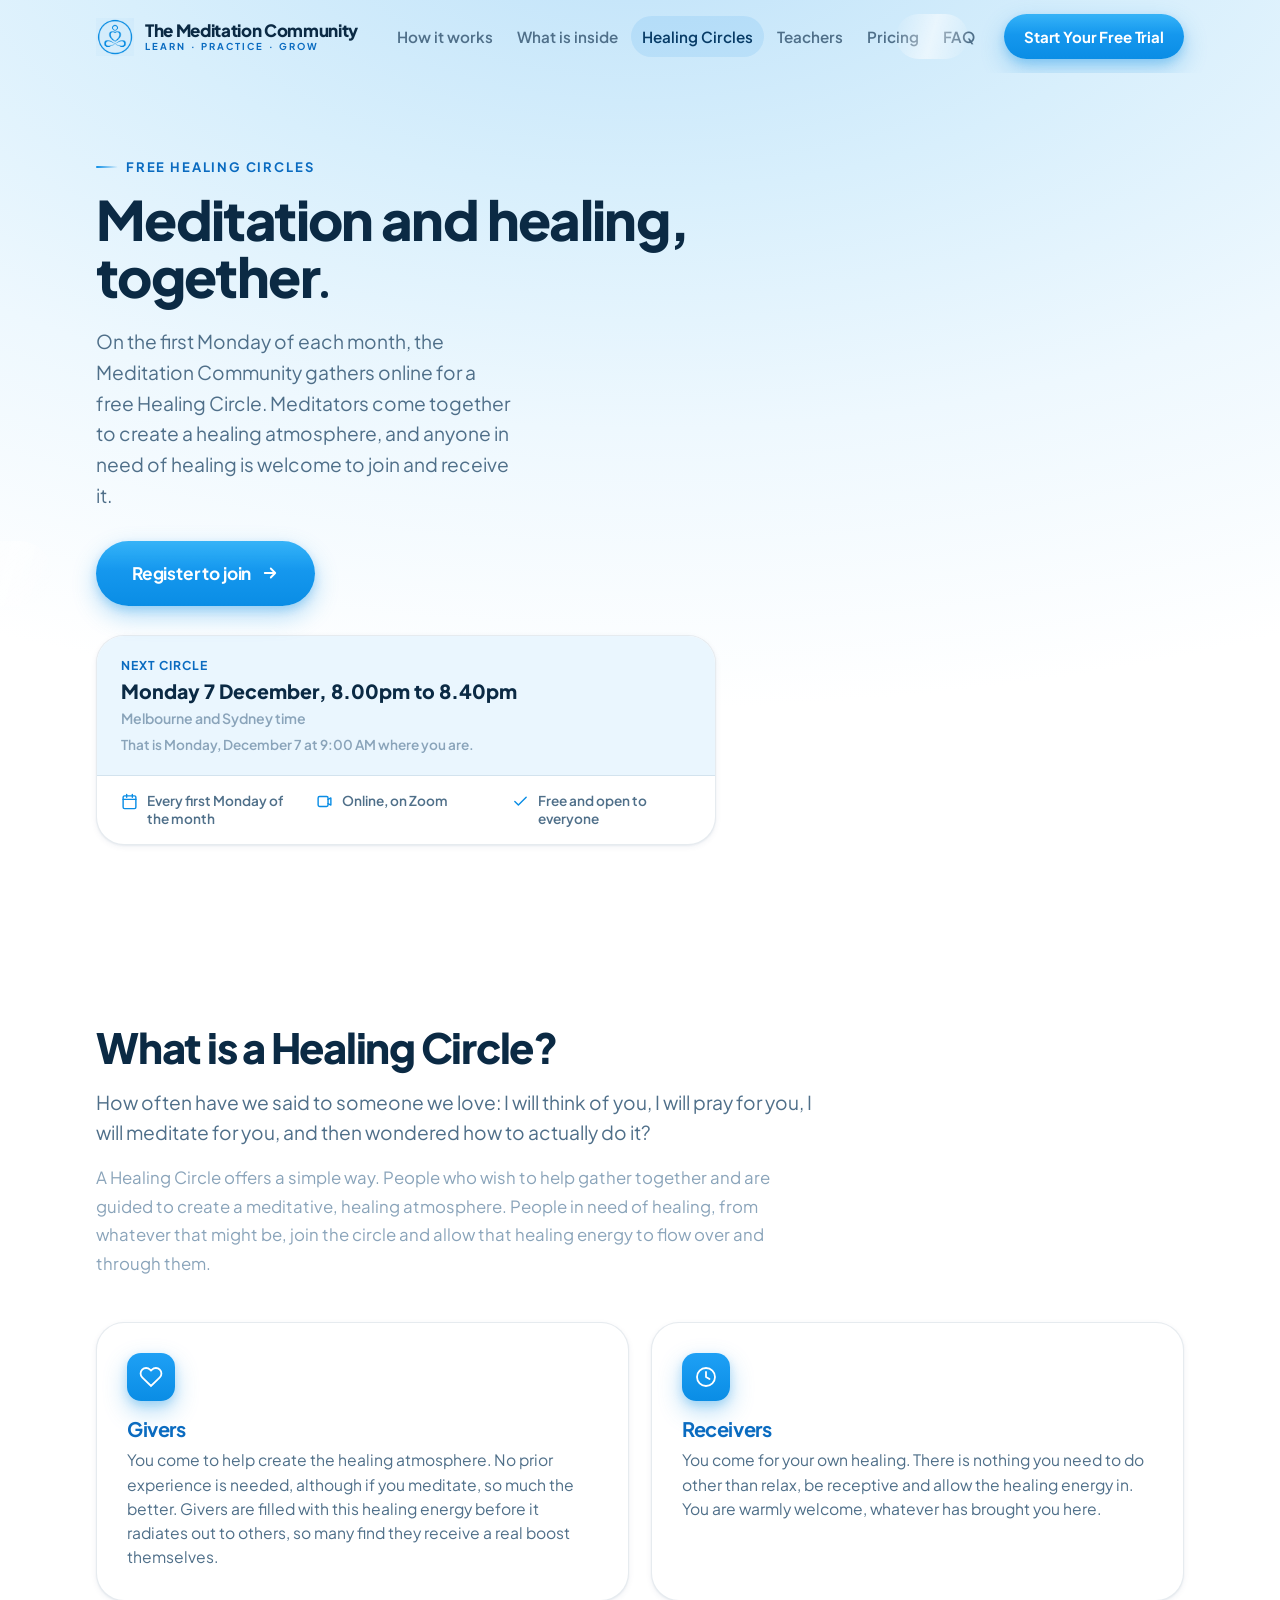
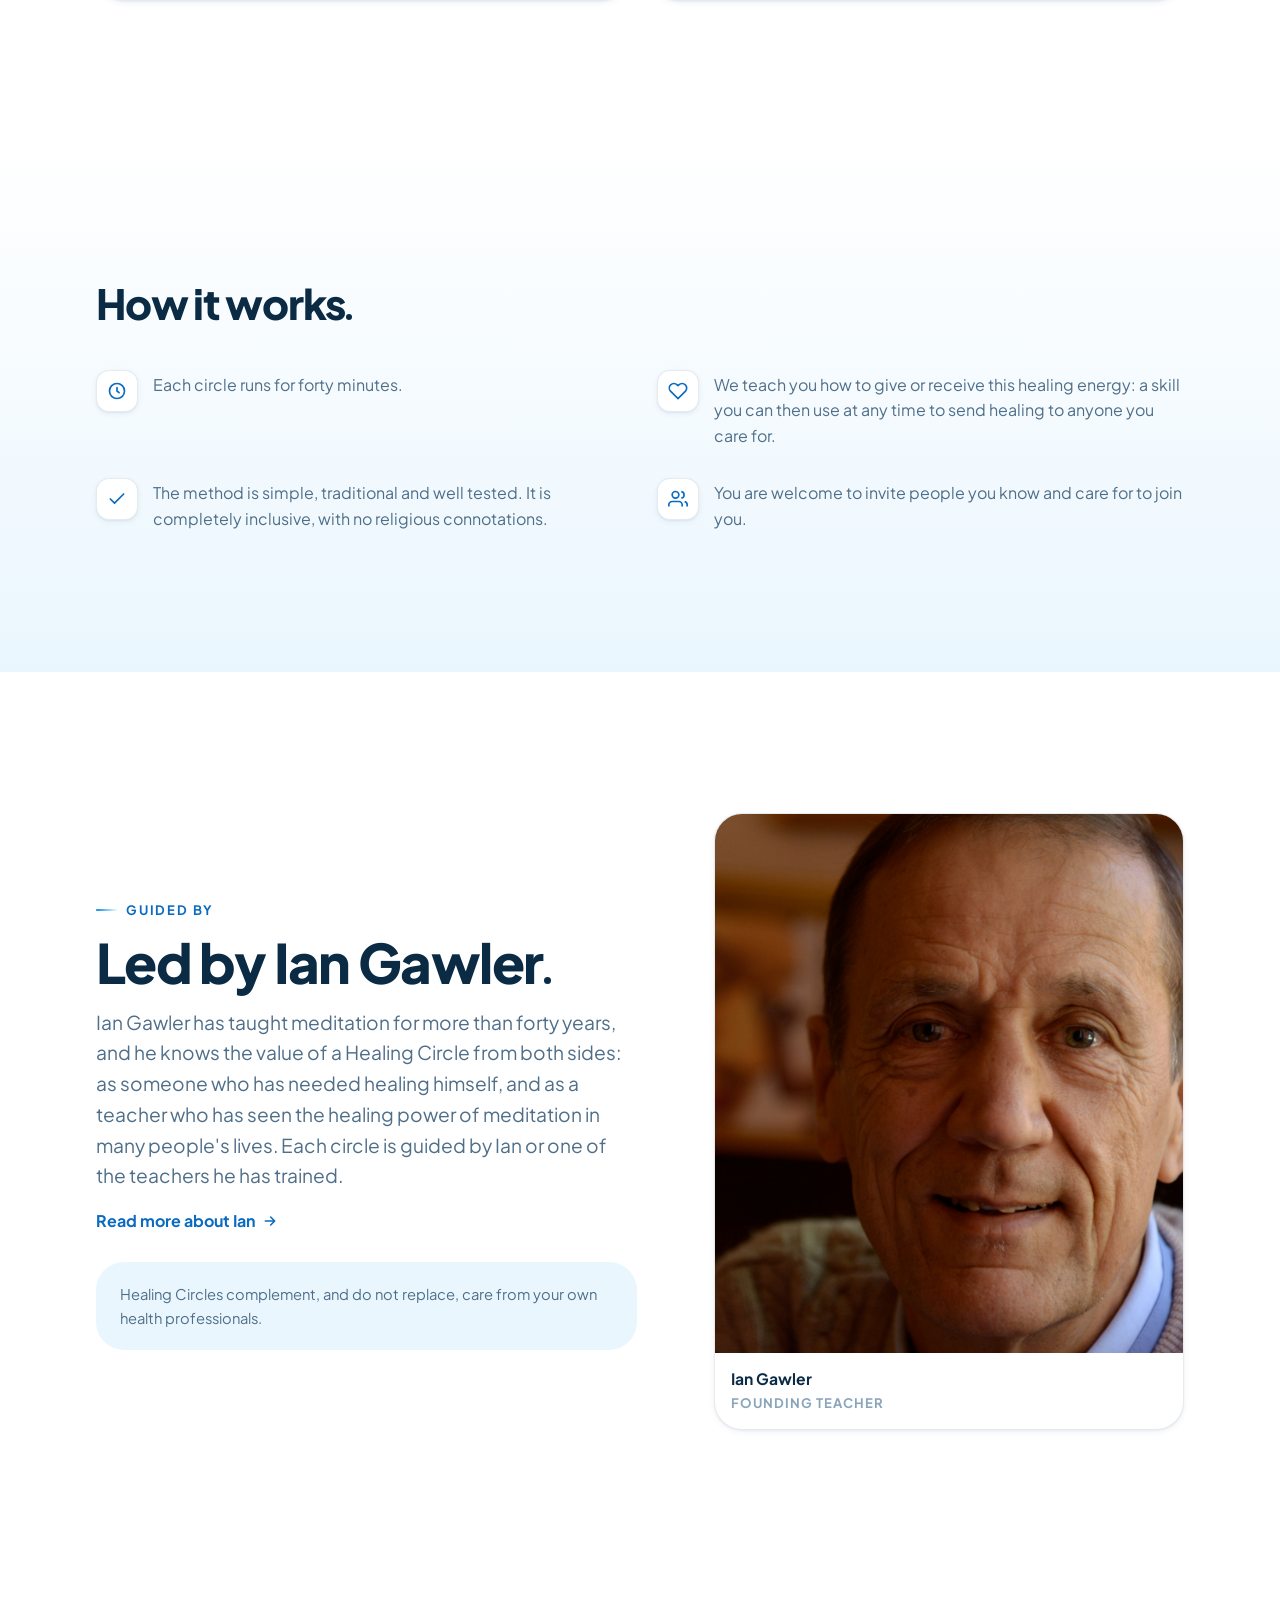
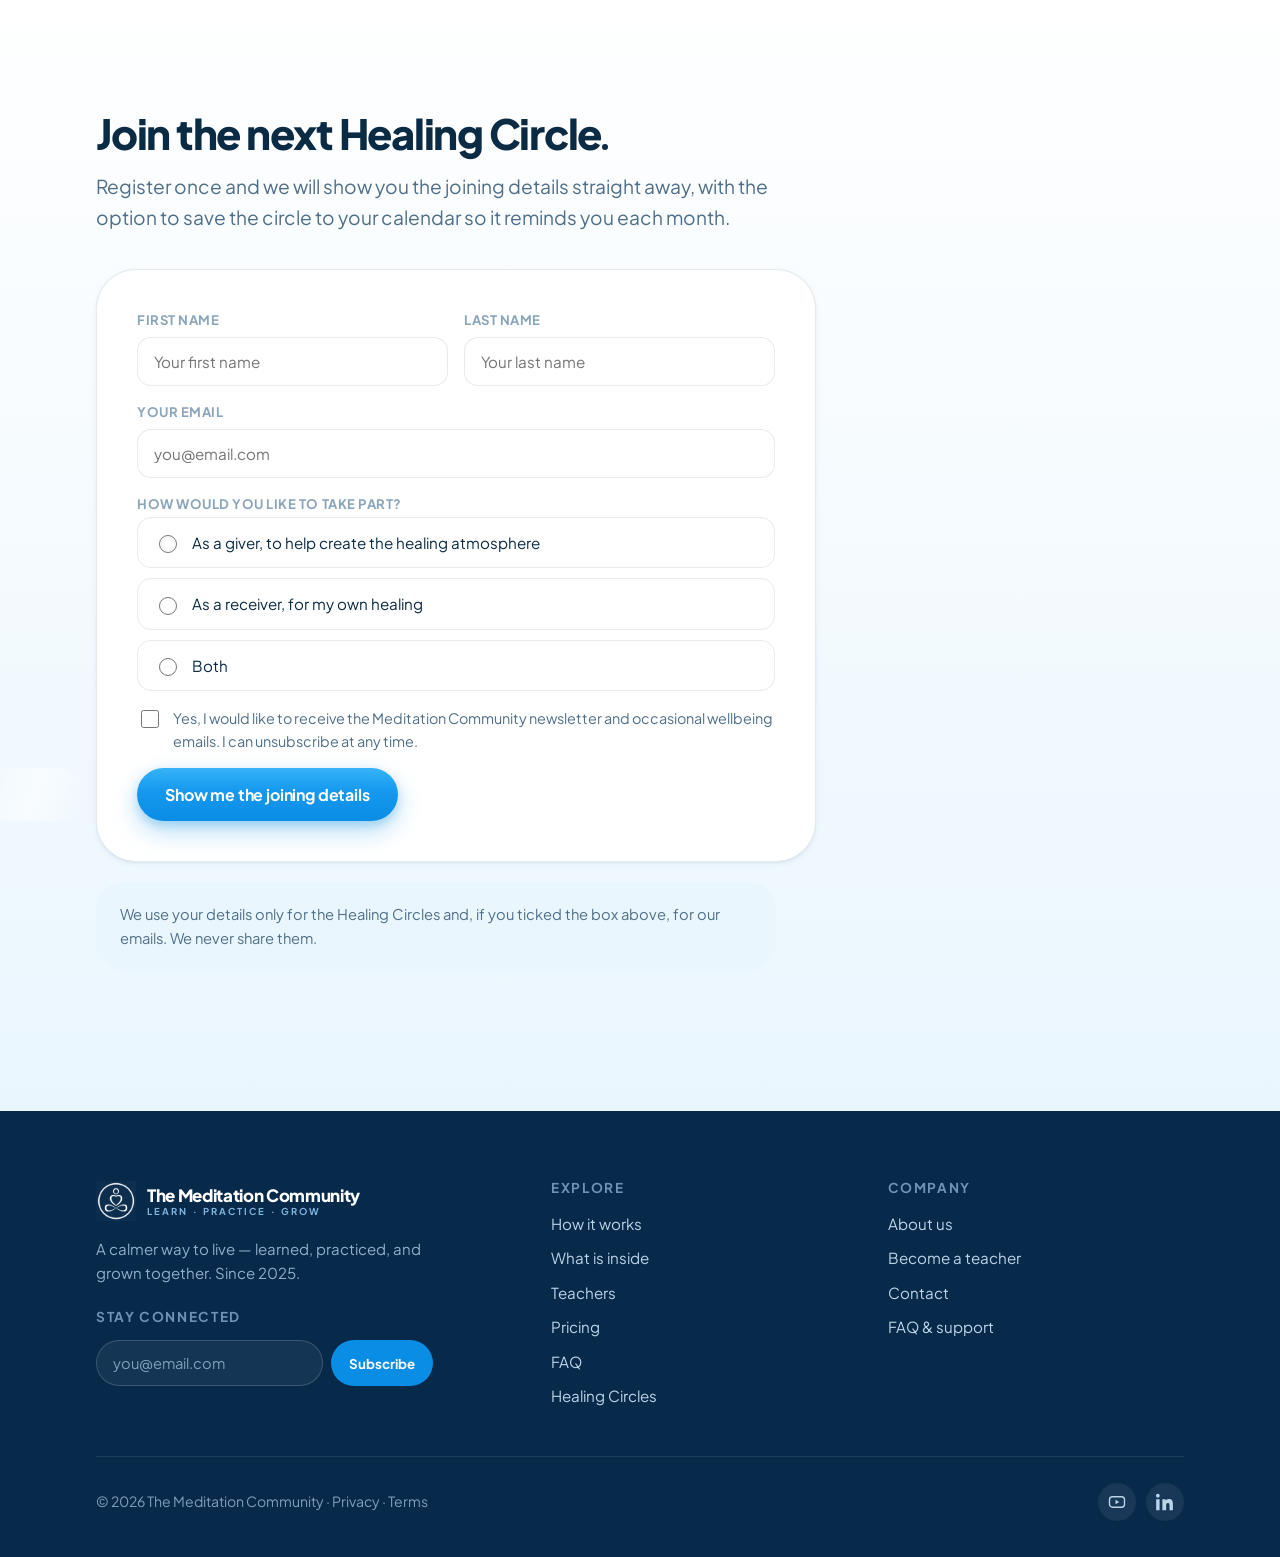
<file: healing-circles.html>
<!DOCTYPE html>
<html lang="en">
<head>
<meta charset="UTF-8" />
<meta name="viewport" content="width=device-width, initial-scale=1.0" />
<title>Free Healing Circles | The Meditation Community</title>
<meta name="description" content="Free online Healing Circles on the first Monday of each month. Meditators gather to create a healing atmosphere, and anyone in need of healing is welcome to receive it." />
<meta property="og:type" content="website" />
<meta property="og:site_name" content="The Meditation Community" />
<meta property="og:title" content="Free Healing Circles | The Meditation Community" />
<meta property="og:description" content="Free online Healing Circles on the first Monday of each month. Meditators gather to create a healing atmosphere, and anyone in need of healing is welcome to receive it." />
<meta property="og:url" content="https://themeditationcommunity.org/healing-circles" />
<meta property="og:image" content="https://themeditationcommunity.org/assets/og-healing-circles.png" />
<meta property="og:image:width" content="1200" />
<meta property="og:image:height" content="630" />
<meta property="og:image:alt" content="Free Healing Circles from The Meditation Community, first Monday of each month" />
<meta property="og:locale" content="en_AU" />
<meta name="twitter:card" content="summary_large_image" />
<link rel="preconnect" href="https://fonts.googleapis.com" />
<link rel="preconnect" href="https://fonts.gstatic.com" crossorigin />
<link href="https://fonts.googleapis.com/css2?family=Plus+Jakarta+Sans:ital,wght@0,400;0,500;0,600;0,700;0,800;1,500&family=Newsreader:ital,opsz,wght@1,6..72,400;1,6..72,500&display=swap" rel="stylesheet" />
<link rel="stylesheet" href="styles.css" />
</head>
<body>

<div class="scroll-prog" id="scrollProg"></div>

<!-- ===================== NAV ===================== -->
<nav class="nav" id="nav">
  <div class="nav-inner">
    <a class="brand" href="/" aria-label="The Meditation Community home">
      <img src="assets/icon-blue.png" alt="" />
      <span class="brand-text">The Meditation Community<small>LEARN · PRACTICE · GROW</small></span>
    </a>
    <div class="nav-links">
      <a href="/#how">How it works</a>
      <a href="/#inside">What is inside</a>
      <a href="/healing-circles" aria-current="page">Healing Circles</a>
      <a href="/#teachers">Teachers</a>
      <a href="/#pricing">Pricing</a>
      <a href="/#faq">FAQ</a>
    </div>
    <div class="nav-cta">
      <a href="https://www.skool.com/themeditationcommunity/about" target="_blank" rel="noopener" class="btn btn-primary" data-magnetic>Start Your Free Trial</a>
    </div>
    <button type="button" class="nav-burger" id="navBurger" aria-label="Open menu" aria-expanded="false" aria-controls="navMobileMenu">
      <svg viewBox="0 0 24 24" fill="none" stroke="currentColor" stroke-width="2.2"><path d="M4 7h16M4 12h16M4 17h16" stroke-linecap="round"/></svg>
    </button>
  </div>
  <div class="nav-mobile" id="navMobileMenu" hidden>
    <a href="/#how">How it works</a>
    <a href="/#inside">What is inside</a>
    <a href="/healing-circles" aria-current="page">Healing Circles</a>
    <a href="/#teachers">Teachers</a>
    <a href="/#pricing">Pricing</a>
    <a href="/#faq">FAQ</a>
    <a href="https://www.skool.com/themeditationcommunity/about" target="_blank" rel="noopener" class="btn btn-primary">Start Your Free Trial</a>
  </div>
</nav>

<span id="top"></span>

<!-- ===================== HEALING CIRCLES HEADER ===================== -->
<header class="hero section" data-screen-label="Healing Circles header">
  <div class="wrap">
    <div class="hc-col">
      <span class="eyebrow reveal">Free Healing Circles</span>
      <h1 class="h2 reveal d1" style="margin-top:14px">Meditation and healing, together<span class="full-stop"></span></h1>
      <p class="lead reveal d2" style="margin-top:16px">On the first Monday of each month, the Meditation Community gathers online for a free Healing Circle. Meditators come together to create a healing atmosphere, and anyone in need of healing is welcome to join and receive it.</p>

      <div class="hc-register-cta reveal d3">
        <a href="#register" class="btn btn-primary btn-lg" data-scroll-register>
          Register to join
          <svg viewBox="0 0 24 24" fill="none" stroke="currentColor" stroke-width="2.4"><path d="M5 12h14M13 6l6 6-6 6" stroke-linecap="round" stroke-linejoin="round"/></svg>
        </a>
      </div>

      <div class="hc-details-card reveal d4">
        <div class="hc-next-highlight">
          <span class="hc-next-label">Next circle</span>
          <span class="hc-next-date" id="hcNextCircleHero">&nbsp;</span>
          <span class="hc-next-tz">Melbourne and Sydney time</span>
          <span class="hc-local" id="hcNextCircleHeroLocal" hidden></span>
        </div>
        <div class="hc-detail-row">
          <span class="hc-detail-item"><svg viewBox="0 0 24 24" fill="none" stroke="currentColor" stroke-width="2"><rect x="3" y="4" width="18" height="18" rx="2"/><path d="M3 9h18M8 2v4M16 2v4" stroke-linecap="round"/></svg>Every first Monday of the month</span>
          <span class="hc-detail-item"><svg viewBox="0 0 24 24" fill="none" stroke="currentColor" stroke-width="2"><rect x="3" y="5" width="14" height="14" rx="2"/><path d="M17 9l4-2v10l-4-2" stroke-linecap="round" stroke-linejoin="round"/></svg>Online, on Zoom</span>
          <span class="hc-detail-item"><svg viewBox="0 0 24 24" fill="none" stroke="currentColor" stroke-width="2"><path d="M20 6 9 17l-5-5" stroke-linecap="round" stroke-linejoin="round"/></svg>Free and open to everyone</span>
        </div>
      </div>
    </div>
  </div>
</header>

<!-- ===================== WHAT IS A HEALING CIRCLE ===================== -->
<section class="section" data-screen-label="What is a Healing Circle">
  <div class="wrap">
    <div class="hc-col">
      <h2 class="h2 reveal" style="font-size:clamp(1.8rem, 3.6vw, 2.6rem)">What is a Healing Circle?</h2>
      <p class="lead reveal d1" style="margin-top:18px">How often have we said to someone we love: I will think of you, I will pray for you, I will meditate for you, and then wondered how to actually do it?</p>
      <p class="reveal d2" style="margin-top:16px; line-height:1.7; color:var(--ink-faint); font-size:1.05rem">A Healing Circle offers a simple way. People who wish to help gather together and are guided to create a meditative, healing atmosphere. People in need of healing, from whatever that might be, join the circle and allow that healing energy to flow over and through them.</p>
    </div>

    <div class="hc-cards">
      <article class="fcard reveal d1">
        <div class="fic"><svg viewBox="0 0 24 24" fill="none" stroke="currentColor" stroke-width="1.8"><path d="M20.8 4.6a5.5 5.5 0 0 0-7.8 0L12 5.6l-1-1a5.5 5.5 0 0 0-7.8 7.8l1 1L12 21l7.8-7.6 1-1a5.5 5.5 0 0 0 0-7.8z"/></svg></div>
        <h3>Givers</h3>
        <p>You come to help create the healing atmosphere. No prior experience is needed, although if you meditate, so much the better. Givers are filled with this healing energy before it radiates out to others, so many find they receive a real boost themselves.</p>
      </article>
      <article class="fcard reveal d2">
        <div class="fic"><svg viewBox="0 0 24 24" fill="none" stroke="currentColor" stroke-width="1.8"><circle cx="12" cy="12" r="9"/><path d="M12 7v5l3.5 2" stroke-linecap="round" stroke-linejoin="round"/></svg></div>
        <h3>Receivers</h3>
        <p>You come for your own healing. There is nothing you need to do other than relax, be receptive and allow the healing energy in. You are warmly welcome, whatever has brought you here.</p>
      </article>
    </div>
  </div>
</section>

<!-- ===================== HOW IT WORKS ===================== -->
<section class="section" style="background: linear-gradient(180deg,#fff, var(--sky-pale));" data-screen-label="How it works">
  <div class="wrap">
    <div class="hc-col">
      <h2 class="h2 reveal" style="font-size:clamp(1.8rem, 3.6vw, 2.6rem)">How it works<span class="full-stop"></span></h2>
    </div>
    <div class="hc-points">
      <div class="hc-point reveal d1">
        <div class="hc-point-ic"><svg viewBox="0 0 24 24" fill="none" stroke="currentColor" stroke-width="2"><circle cx="12" cy="12" r="9"/><path d="M12 8v4l2.5 2" stroke-linecap="round"/></svg></div>
        <p>Each circle runs for forty minutes.</p>
      </div>
      <div class="hc-point reveal d2">
        <div class="hc-point-ic"><svg viewBox="0 0 24 24" fill="none" stroke="currentColor" stroke-width="2"><path d="M20.8 4.6a5.5 5.5 0 0 0-7.8 0L12 5.6l-1-1a5.5 5.5 0 0 0-7.8 7.8l1 1L12 21l7.8-7.6 1-1a5.5 5.5 0 0 0 0-7.8z"/></svg></div>
        <p>We teach you how to give or receive this healing energy: a skill you can then use at any time to send healing to anyone you care for.</p>
      </div>
      <div class="hc-point reveal d3">
        <div class="hc-point-ic"><svg viewBox="0 0 24 24" fill="none" stroke="currentColor" stroke-width="2"><path d="M20 6 9 17l-5-5" stroke-linecap="round" stroke-linejoin="round"/></svg></div>
        <p>The method is simple, traditional and well tested. It is completely inclusive, with no religious connotations.</p>
      </div>
      <div class="hc-point reveal d4">
        <div class="hc-point-ic"><svg viewBox="0 0 24 24" fill="none" stroke="currentColor" stroke-width="2"><path d="M17 21v-2a4 4 0 0 0-4-4H5a4 4 0 0 0-4 4v2"/><circle cx="9" cy="7" r="4"/><path d="M23 21v-2a4 4 0 0 0-3-3.87M16 3.13A4 4 0 0 1 16 11"/></svg></div>
        <p>You are welcome to invite people you know and care for to join you.</p>
      </div>
    </div>
  </div>
</section>

<!-- ===================== LED BY IAN GAWLER ===================== -->
<section class="section" data-screen-label="Led by Ian Gawler">
  <div class="wrap about-grid">
    <div>
      <span class="eyebrow reveal">Guided by</span>
      <h2 class="h2 reveal d1" style="margin-top:14px">Led by Ian Gawler<span class="full-stop"></span></h2>
      <p class="lead reveal d2" style="margin-top:16px">Ian Gawler has taught meditation for more than forty years, and he knows the value of a Healing Circle from both sides: as someone who has needed healing himself, and as a teacher who has seen the healing power of meditation in many people's lives. Each circle is guided by Ian or one of the teachers he has trained.</p>
      <a href="https://iangawler.com" target="_blank" rel="noopener" class="link-arrow reveal d2" style="margin-top:18px">Read more about Ian <svg viewBox="0 0 24 24" fill="none" stroke="currentColor" stroke-width="2.4"><path d="M5 12h14M13 6l6 6-6 6" stroke-linecap="round" stroke-linejoin="round"/></svg></a>
      <p class="hc-smallnote reveal d3" style="margin-top:28px">Healing Circles complement, and do not replace, care from your own health professionals.</p>
    </div>
    <figure class="founder reveal d1" style="margin:0">
      <img src="assets/teachers/ian-gawler.jpg" alt="Ian Gawler" loading="lazy" />
      <figcaption><b>Ian Gawler</b><span>Founding teacher</span></figcaption>
    </figure>
  </div>
</section>

<!-- ===================== REGISTER ===================== -->
<section class="section" id="register" style="background: linear-gradient(180deg,#fff, var(--sky-pale))" data-screen-label="Join the next Healing Circle">
  <div class="wrap">
    <div class="hc-col">
      <h2 class="h2 reveal" style="font-size:clamp(1.8rem, 3.6vw, 2.6rem)">Join the next Healing Circle<span class="full-stop"></span></h2>
      <p class="lead reveal d1" style="margin-top:16px">Register once and we will show you the joining details straight away, with the option to save the circle to your calendar so it reminds you each month.</p>
    </div>

    <div id="hcFormWrap" class="hc-col reveal d2" style="margin-top:36px">
      <form class="mc-form form-card" id="healingCircleForm" name="healing-circle" method="POST" data-netlify="true" netlify-honeypot="bot-field">
        <input type="hidden" name="form-name" value="healing-circle" />
        <p class="hp-field"><label>Do not fill this out: <input name="bot-field" /></label></p>

        <div class="field-row">
          <label class="field"><span>First name</span><input type="text" name="first-name" id="hcFirstNameInput" required placeholder="Your first name" autocomplete="given-name" /></label>
          <label class="field"><span>Last name</span><input type="text" name="last-name" required placeholder="Your last name" autocomplete="family-name" /></label>
        </div>
        <label class="field"><span>Your email</span><input type="email" name="email" required placeholder="you@email.com" autocomplete="email" /></label>

        <fieldset class="hc-radio-group">
          <legend>How would you like to take part?</legend>
          <label class="hc-radio"><input type="radio" name="role" value="giver" required />As a giver, to help create the healing atmosphere</label>
          <label class="hc-radio"><input type="radio" name="role" value="receiver" />As a receiver, for my own healing</label>
          <label class="hc-radio"><input type="radio" name="role" value="both" />Both</label>
        </fieldset>

        <label class="hc-checkbox"><input type="checkbox" name="consent" />Yes, I would like to receive the Meditation Community newsletter and occasional wellbeing emails. I can unsubscribe at any time.</label>

        <button type="submit" class="btn btn-primary" data-magnetic>Show me the joining details</button>
        <p class="form-error" hidden>Something went wrong. We have still unlocked your joining details below.</p>
      </form>

      <p class="hc-smallnote" style="margin-top:20px">We use your details only for the Healing Circles and, if you ticked the box above, for our emails. We never share them.</p>
    </div>

    <div id="hcPanelWrap" class="hc-col" aria-live="polite" hidden>
      <div class="form-card reveal" style="margin-top:36px">
        <h3 class="h3" id="hcPanelHeading" tabindex="-1">Thank you, <span id="hcFirstName"></span>. You are welcome in the circle.</h3>
        <p class="hc-next" id="hcNextCirclePanel" style="margin-top:14px">&nbsp;</p>

        <div class="hc-panel-actions">
          <a href="#" id="hcZoomBtn" target="_blank" rel="noopener" class="btn btn-primary">
            Join the Healing Circle on Zoom
            <svg viewBox="0 0 24 24" fill="none" stroke="currentColor" stroke-width="2.4"><path d="M5 12h14M13 6l6 6-6 6" stroke-linecap="round" stroke-linejoin="round"/></svg>
          </a>
        </div>
        <p class="hc-meeting-id">Joining from the Zoom app? Meeting ID: <span id="hcMeetingId"></span>. Passcode: <span id="hcPasscode"></span></p>

        <div class="hc-cal-sub">
          <h4 class="h3" style="font-size:1.1rem">Save it to your calendar</h4>
          <p class="hc-cal-text">The circle repeats on the first Monday of each month, so one save covers every circle, with the joining link inside.</p>
          <div class="hc-cal-actions">
            <a href="#" id="hcGoogleCalBtn" target="_blank" rel="noopener" class="btn btn-ghost">Add to Google Calendar</a>
            <a href="/healing-circle.ics" class="btn btn-ghost" download>Add to Apple or Outlook calendar</a>
          </div>
        </div>

        <p class="hc-join-note">Please join a few minutes early and find a quiet, comfortable place. You may wait a moment before you are admitted.</p>

        <div class="hc-members-band">
          <p>Members of the Meditation Community also gather for a second Healing Circle on the third Monday of each month, alongside daily live practice.</p>
          <a href="https://www.skool.com/themeditationcommunity/about" target="_blank" rel="noopener" class="btn btn-primary" data-magnetic>Try the Meditation Community free for seven days</a>
        </div>

        <p class="hc-not-you">Not you? <button type="button" id="hcNotYouBtn">Register here</button></p>
      </div>
    </div>
  </div>
</section>

<!-- ===================== FOOTER ===================== -->
<footer class="footer" data-screen-label="Footer">
  <div class="wrap">
    <div class="footer-top">
      <div>
        <a class="brand" href="/">
          <img src="assets/icon-white.png" alt="" style="width:40px;height:40px" />
          <span class="brand-text" style="color:#fff">The Meditation Community<small>LEARN · PRACTICE · GROW</small></span>
        </a>
        <p class="about">A calmer way to live — learned, practiced, and grown together. Since 2025.</p>
        <h4 style="margin-top:26px">Stay connected</h4>
        <form class="newsletter mc-form" name="newsletter" method="POST" data-netlify="true" netlify-honeypot="bot-field">
          <input type="hidden" name="form-name" value="newsletter" />
          <p class="hp-field"><label>Do not fill this out: <input name="bot-field" /></label></p>
          <input type="email" name="email" placeholder="you@email.com" aria-label="Email address" required />
          <button type="submit">Subscribe</button>
          <p class="form-success" hidden>Thank you — you are on the list.</p>
          <p class="form-error" hidden>Something went wrong. Please email <a href="mailto:daniel@themeditationcommunity.org">daniel@themeditationcommunity.org</a> instead.</p>
        </form>
      </div>
      <div>
        <h4>Explore</h4>
        <ul>
          <li><a href="/#how">How it works</a></li>
          <li><a href="/#inside">What is inside</a></li>
          <li><a href="/#teachers">Teachers</a></li>
          <li><a href="/#pricing">Pricing</a></li>
          <li><a href="/#faq">FAQ</a></li>
          <li><a href="/healing-circles">Healing Circles</a></li>
        </ul>
      </div>
      <div>
        <h4>Company</h4>
        <ul>
          <li><a href="/#about">About us</a></li>
          <li><a href="/#become-a-teacher">Become a teacher</a></li>
          <li><a href="/#contact">Contact</a></li>
          <li><a href="/#faq">FAQ &amp; support</a></li>
        </ul>
      </div>
    </div>
    <div class="footer-bottom">
      <div>© 2026 The Meditation Community · Privacy · Terms</div>
      <div class="footer-social">
        <a href="https://www.youtube.com/@the.meditation.community" target="_blank" rel="noopener" aria-label="YouTube"><svg viewBox="0 0 24 24" fill="none" stroke="currentColor" stroke-width="1.8"><rect x="2" y="5" width="20" height="14" rx="4"/><path d="M10 9l5 3-5 3z" fill="currentColor" stroke="none"/></svg></a>
        <a href="#" aria-label="LinkedIn"><svg viewBox="0 0 24 24" fill="currentColor" stroke="none"><path d="M4.98 3.5C4.98 4.88 3.87 6 2.5 6S0 4.88 0 3.5 1.12 1 2.5 1s2.48 1.12 2.48 2.5zM.25 8.25h4.5V23h-4.5zM8.5 8.25h4.31v2.02h.06c.6-1.14 2.07-2.34 4.26-2.34 4.56 0 5.4 3 5.4 6.9V23h-4.5v-6.27c0-1.5-.03-3.42-2.08-3.42-2.08 0-2.4 1.63-2.4 3.31V23H8.5z"/></svg></a>
      </div>
    </div>
  </div>
</footer>

<script src="healing-circles.js"></script>
</body>
</html>
</file>
<file: styles.css>
/* ===========================================================
   The Meditation Community — landing page styles
   Sky & clouds, bright + airy. Brand blue #0A8DE5.
   =========================================================== */

:root {
  --blue:        #0a8de5;
  --blue-bright: #1ea0f5;
  --blue-deep:   #0a6bc0;
  --blue-ink:    #073b66;
  --sky-pale:    #eaf6fe;
  --sky-soft:    #d4ecfc;
  --sky-mid:     #bfe2f9;

  --ink:        #0b2a44;
  --ink-soft:   #4f6f89;
  --ink-faint:  #8aa4ba;
  --cloud:      #ffffff;

  /* warm sunrise accent — used sparingly for energy */
  --sun:        #ffb35c;
  --sun-deep:   #ff8f5e;

  --line:       rgba(10, 60, 102, 0.10);
  --line-soft:  rgba(10, 60, 102, 0.06);

  --shadow-sm:  0 1px 2px rgba(7,59,102,.06), 0 2px 6px rgba(7,59,102,.06);
  --shadow-md:  0 4px 14px rgba(7,59,102,.08), 0 10px 30px rgba(7,59,102,.10);
  --shadow-lg:  0 10px 30px rgba(7,59,102,.10), 0 30px 70px rgba(7,59,102,.16);
  --shadow-blue:0 10px 24px rgba(10,141,229,.30), 0 4px 10px rgba(10,141,229,.22);

  --r-sm: 12px;
  --r-md: 18px;
  --r-lg: 28px;
  --r-xl: 40px;
  --r-pill: 999px;

  --font: "Plus Jakarta Sans", -apple-system, BlinkMacSystemFont, "Segoe UI", sans-serif;
  --serif: "Newsreader", Georgia, serif;

  --maxw: 1200px;
  --gutter: clamp(20px, 5vw, 56px);

  --ease: cubic-bezier(.22,.61,.36,1);
  --ease-out: cubic-bezier(.16,1,.3,1);
}

* { box-sizing: border-box; }
html { scroll-behavior: smooth; -webkit-text-size-adjust: 100%; }
@media (prefers-reduced-motion: reduce) { html { scroll-behavior: auto; } }

body {
  margin: 0;
  font-family: var(--font);
  color: var(--ink);
  background: var(--cloud);
  line-height: 1.55;
  -webkit-font-smoothing: antialiased;
  text-rendering: optimizeLegibility;
  overflow-x: hidden;
}

h1, h2, h3, h4 { margin: 0; line-height: 1.04; letter-spacing: -0.02em; font-weight: 700; }
p { margin: 0; }

.full-stop {
  display: inline-block;
  width: 0.13em;
  height: 0.13em;
  min-width: 6px;
  min-height: 6px;
  border-radius: 50%;
  background: currentColor;
  vertical-align: baseline;
  margin-left: 0.03em;
}
.full-stop + .full-stop { margin-left: 0.16em; }
.brk { display: none; }
@media (min-width: 768px) { .brk { display: inline; } }
a { color: inherit; text-decoration: none; }
img { max-width: 100%; display: block; }
button { font-family: inherit; cursor: pointer; border: none; background: none; }

.wrap { max-width: var(--maxw); margin: 0 auto; padding-inline: var(--gutter); }
.section { position: relative; padding-block: clamp(80px, 11vw, 150px); }

/* eyebrow */
.eyebrow {
  display: inline-flex; align-items: center; gap: 8px;
  font-size: 13px; font-weight: 700; letter-spacing: .14em; text-transform: uppercase;
  color: var(--blue-deep);
}
.eyebrow::before {
  content: ""; width: 22px; height: 2px; border-radius: 2px;
  background: linear-gradient(90deg, var(--blue), transparent);
}

.h-display { font-size: clamp(2.7rem, 6.4vw, 5.4rem); font-weight: 800; letter-spacing: -0.035em; }
.h2 { font-size: clamp(2rem, 4.4vw, 3.4rem); font-weight: 800; letter-spacing: -0.03em; }
.h3 { font-size: clamp(1.25rem, 2vw, 1.6rem); font-weight: 700; }
.lead { font-size: clamp(1.05rem, 1.5vw, 1.32rem); color: var(--ink-soft); line-height: 1.6; }
.muted { color: var(--ink-soft); }
.serif-accent { font-family: var(--serif); font-style: italic; font-weight: 400; letter-spacing: -0.01em; }

/* ===================== Buttons ===================== */
.btn {
  position: relative; isolation: isolate;
  display: inline-flex; align-items: center; justify-content: center; gap: 10px;
  padding: 16px 28px; border-radius: var(--r-pill);
  font-weight: 700; font-size: 1rem; letter-spacing: -0.01em;
  transition: transform .35s var(--ease-out), box-shadow .35s var(--ease-out), background .3s;
  will-change: transform;
  white-space: nowrap;
}
.btn svg { width: 18px; height: 18px; }
.btn:active { transform: translateY(1px) scale(.99); }

.btn-primary {
  color: #fff;
  background: linear-gradient(180deg, var(--blue-bright), var(--blue));
  box-shadow: var(--shadow-blue);
}
.btn-primary::before {
  content: ""; position: absolute; inset: 0; border-radius: inherit; z-index: -1;
  background: linear-gradient(180deg, rgba(255,255,255,.45), rgba(255,255,255,0) 45%);
  mix-blend-mode: soft-light;
}
/* sheen */
.btn-primary::after {
  content: ""; position: absolute; top: 0; bottom: 0; width: 40%; z-index: -1;
  left: -60%; border-radius: inherit;
  background: linear-gradient(105deg, transparent, rgba(255,255,255,.55), transparent);
  transition: left .6s var(--ease-out);
}
.btn-primary:hover { transform: translateY(-3px); box-shadow: 0 16px 34px rgba(10,141,229,.36), 0 6px 14px rgba(10,141,229,.26); }
.btn-primary:hover::after { left: 120%; }

.btn-ghost {
  color: var(--blue-ink); background: rgba(255,255,255,.7);
  border: 1px solid var(--line); backdrop-filter: blur(8px);
  box-shadow: var(--shadow-sm);
}
.btn-ghost:hover { transform: translateY(-3px); background: #fff; box-shadow: var(--shadow-md); }

.btn-white { color: var(--blue-deep); background: #fff; box-shadow: var(--shadow-md); }
.btn-white:hover { transform: translateY(-3px); box-shadow: var(--shadow-lg); }

.btn-lg { padding: 19px 36px; font-size: 1.08rem; }
.btn-block { width: 100%; }

/* link with animated underline */
.link-arrow { display: inline-flex; align-items: center; gap: 7px; font-weight: 700; color: var(--blue-deep); }
.link-arrow svg { width: 16px; height: 16px; transition: transform .3s var(--ease-out); }
.link-arrow:hover svg { transform: translateX(4px); }

/* ===================== Nav ===================== */
.nav {
  position: fixed; top: 0; left: 0; right: 0; z-index: 100;
  display: flex; flex-wrap: wrap; align-items: center; justify-content: center;
  transition: background .4s, box-shadow .4s, backdrop-filter .4s;
  padding-block: 14px;
  max-height: 100vh; overflow-y: auto;
}
.nav.scrolled, .nav.menu-open {
  background: rgba(255,255,255,.96);
  backdrop-filter: saturate(160%) blur(14px);
  box-shadow: 0 1px 0 var(--line-soft), 0 8px 30px rgba(7,59,102,.06);
}
.nav-inner { width: 100%; max-width: var(--maxw); padding-inline: var(--gutter); display: flex; align-items: center; gap: 18px; }
.brand { display: flex; align-items: center; gap: 11px; font-weight: 800; letter-spacing: -0.02em; font-size: 1.06rem; }
.brand img { width: 38px; height: 38px; }
.brand .brand-text { line-height: 1; }
.brand .brand-text small { display: block; font-size: 9.5px; letter-spacing: .22em; font-weight: 700; color: var(--blue-deep); margin-top: 3px; }
.nav-links { display: flex; align-items: center; gap: 2px; margin-left: auto; }
.nav-links a { padding: 9px 11px; border-radius: var(--r-pill); font-weight: 600; font-size: .95rem; color: var(--ink-soft); transition: color .25s, background .25s; white-space: nowrap; }
.nav-links a:hover { color: var(--blue-ink); background: rgba(10,141,229,.07); }
.nav-links a[aria-current="page"] { color: var(--blue-ink); background: rgba(10,141,229,.1); }
.nav-cta { display: flex; align-items: center; gap: 10px; }
.nav .btn { padding: 11px 20px; font-size: .94rem; }

.nav-burger {
  display: none; width: 42px; height: 42px; align-items: center; justify-content: center;
  border-radius: var(--r-pill); border: 1px solid var(--line); background: #fff; color: var(--ink);
  flex: none; cursor: pointer;
}
.nav-burger svg { width: 22px; height: 22px; }
.nav-mobile {
  display: none; width: 100%; flex-direction: column; gap: 2px;
  padding: 12px var(--gutter) 20px; margin-top: 14px; background: #fff;
  border-top: 1px solid var(--line-soft); box-shadow: 0 16px 34px rgba(7,59,102,.1);
}
.nav-mobile a { padding: 13px 15px; border-radius: var(--r-md); font-weight: 600; color: var(--ink-soft); }
.nav-mobile a:hover, .nav-mobile a[aria-current="page"] { color: var(--blue-ink); background: rgba(10,141,229,.08); }
.nav-mobile .btn { margin-top: 10px; justify-content: center; }
.nav.menu-open .nav-mobile { display: flex; }

@media (max-width: 1040px) {
  .nav-links, .nav-cta { display: none; }
  .nav-burger { display: flex; }
}

/* ===================== Hero ===================== */
.hero {
  position: relative; overflow: hidden;
  padding-top: 150px; padding-bottom: 40px;
  background:
    radial-gradient(120% 90% at 50% -10%, #bfe2f9 0%, #d8effc 35%, #eef8fe 65%, #ffffff 100%);
}
.hero-grid {
  display: grid; grid-template-columns: 1.05fr .95fr; gap: 40px; align-items: center;
  position: relative; z-index: 3;
}
.hero h1 { margin-bottom: 22px; }
.hero h1 .serif-accent { color: var(--blue-deep); }
.hero .lead { max-width: 30ch; margin-bottom: 30px; }
.hero-cta { display: flex; flex-wrap: wrap; gap: 14px; align-items: center; }
.hero-note { display: flex; align-items: center; gap: 10px; margin-top: 22px; font-size: .92rem; color: var(--ink-soft); }
.hero-note .check { width: 18px; height: 18px; color: var(--blue); flex: none; }

.avatar-proof { display: flex; align-items: center; gap: 14px; margin-top: 30px; }
.avatars { display: flex; }
.avatars span {
  width: 40px; height: 40px; border-radius: 50%; margin-left: -12px;
  border: 2.5px solid #fff; background-size: cover; background-position: center;
  box-shadow: var(--shadow-sm);
}
.avatars span:first-child { margin-left: 0; }
.proof-text { font-size: .92rem; line-height: 1.35; }
.proof-text b { color: var(--ink); }
.stars { color: var(--sun-deep); letter-spacing: 1px; font-size: .85rem; }

/* hero orb stage */
.orb-stage { position: relative; display: grid; place-items: center; min-height: 460px; }

/* breathing orb */
.orb {
  position: relative; width: min(420px, 80vw); aspect-ratio: 1; border-radius: 50%;
  display: grid; place-items: center;
  background:
    radial-gradient(circle at 38% 32%, #ffffff 0%, #cdebff 30%, var(--blue-bright) 72%, var(--blue-deep) 100%);
  box-shadow:
    inset 0 -20px 60px rgba(7,59,102,.25),
    inset 0 18px 40px rgba(255,255,255,.65),
    0 30px 80px rgba(10,141,229,.35);
  animation: floaty 9s ease-in-out infinite;
}
.orb::after { /* sunrise highlight */
  content: ""; position: absolute; inset: 0; border-radius: 50%;
  background: radial-gradient(circle at 70% 78%, rgba(255,179,92,.5), transparent 42%);
  mix-blend-mode: screen; opacity: .8;
}
.orb-core {
  position: relative; z-index: 2; text-align: center; color: #fff;
}
.orb-core img { width: 96px; height: 96px; margin: 0 auto 6px; filter: drop-shadow(0 4px 10px rgba(7,59,102,.3)); }
.orb-core .breath-word { font-size: 1.5rem; font-weight: 800; letter-spacing: .01em; text-shadow: 0 2px 12px rgba(7,59,102,.35); }

/* ambient pulse rings around hero orb */
.orb-ring { position: absolute; border-radius: 50%; border: 1.5px solid rgba(255,255,255,.7); pointer-events: none; }
.pulse { animation: pulsering 7s ease-out infinite; }
.pulse.r2 { animation-delay: 2.3s; }
.pulse.r3 { animation-delay: 4.6s; }

@keyframes pulsering {
  0%   { width: 60%; height: 60%; opacity: .0; }
  20%  { opacity: .55; }
  100% { width: 118%; height: 118%; opacity: 0; }
}
@keyframes floaty {
  0%,100% { transform: translateY(0); }
  50%     { transform: translateY(-16px); }
}
@media (prefers-reduced-motion: reduce) {
  .orb, .pulse { animation: none !important; }
}

/* ===================== Clouds ===================== */
.cloud {
  position: absolute; pointer-events: none; z-index: 1;
  filter: drop-shadow(0 18px 30px rgba(7,59,102,.06));
  will-change: transform;
}
.cloud svg { display: block; }
.cloud-fill { fill: #fff; }
.hero .cloud-1 { top: 16%;  left: -4%;  width: 230px; opacity: .95; }
.hero .cloud-2 { top: 40%;  right: -3%; width: 300px; opacity: .9; }
.hero .cloud-3 { bottom: 4%; left: 18%; width: 180px; opacity: .8; }

/* bottom cloud divider used between sky sections */
.cloud-divider { position: absolute; left: 0; right: 0; bottom: -1px; z-index: 2; line-height: 0; }
.cloud-divider svg { width: 100%; height: auto; display: block; }
.cloud-divider.top { bottom: auto; top: -1px; transform: scaleY(-1); }

/* ===================== Logo marquee / trust ===================== */
.trust { padding-block: 40px; background: #fff; border-bottom: 1px solid var(--line-soft); }
.trust-label { text-align: center; font-size: 12.5px; font-weight: 700; letter-spacing: .16em; text-transform: uppercase; color: var(--ink-faint); margin-bottom: 22px; }
.trust-row { display: flex; flex-wrap: wrap; align-items: center; justify-content: center; gap: clamp(28px, 5vw, 64px); }
.trust-row .logo-word { font-weight: 800; font-size: 1.15rem; letter-spacing: -0.01em; color: #9fb4c6; opacity: .9; transition: color .3s; }
.trust-row .logo-word:hover { color: var(--blue-deep); }

/* ===================== Stats ===================== */
.stats { display: grid; grid-template-columns: repeat(4, 1fr); gap: 24px; }
.stat { text-align: center; padding: 20px; }
.stat .num { font-size: clamp(2.2rem, 4vw, 3.2rem); font-weight: 800; letter-spacing: -0.04em; color: var(--blue-deep);
  background: linear-gradient(180deg, var(--blue-bright), var(--blue-deep)); -webkit-background-clip: text; background-clip: text; -webkit-text-fill-color: transparent; }
.stat .label { font-size: .95rem; color: var(--ink-soft); margin-top: 4px; font-weight: 600; }

/* ===================== Steps (Learn / Practice / Grow) ===================== */
.steps { display: grid; grid-template-columns: repeat(3, 1fr); gap: 26px; margin-top: 56px; }
.step {
  position: relative; padding: 34px 30px; border-radius: var(--r-lg); background: #fff;
  border: 1px solid var(--line); box-shadow: var(--shadow-sm);
  transition: transform .4s var(--ease-out), box-shadow .4s var(--ease-out);
  overflow: hidden;
}
.step:hover { transform: translateY(-6px); box-shadow: var(--shadow-lg); }
.step .step-no { font-family: var(--serif); font-style: italic; font-size: 2.4rem; color: var(--sky-mid); line-height: 1; }
.step .step-ic { width: 54px; height: 54px; border-radius: 16px; display: grid; place-items: center; margin: 14px 0 18px;
  background: linear-gradient(180deg, var(--sky-pale), #fff); border: 1px solid var(--line); color: var(--blue-deep); }
.step .step-ic svg { width: 26px; height: 26px; }
.step h3 { margin-bottom: 10px; }
.step p { color: var(--ink-soft); font-size: .98rem; }
.step .glow { position: absolute; inset: auto -30% -50% auto; width: 200px; height: 200px; border-radius: 50%;
  background: radial-gradient(circle, rgba(10,141,229,.12), transparent 70%); opacity: 0; transition: opacity .4s; }
.step:hover .glow { opacity: 1; }

/* ===================== Features ===================== */
.features-head { display: grid; grid-template-columns: 1fr 1fr; gap: 30px; align-items: end; margin-bottom: 50px; }
.feature-grid { display: grid; grid-template-columns: repeat(12, 1fr); gap: 22px; }
.fcard {
  background: #fff; border: 1px solid var(--line); border-radius: var(--r-lg);
  padding: 30px; box-shadow: var(--shadow-sm); position: relative; overflow: hidden;
  transition: transform .4s var(--ease-out), box-shadow .4s var(--ease-out), border-color .4s;
}
.fcard:hover { transform: translateY(-5px); box-shadow: var(--shadow-md); border-color: rgba(10,141,229,.3); }
.fcard.span-7 { grid-column: span 7; }
.fcard.span-5 { grid-column: span 5; }
.fcard.span-4 { grid-column: span 4; }
.fcard.span-6 { grid-column: span 6; }
.fcard .fic { width: 48px; height: 48px; border-radius: 14px; display: grid; place-items: center; margin-bottom: 18px;
  background: linear-gradient(180deg, var(--blue-bright), var(--blue)); color: #fff; box-shadow: var(--shadow-blue); }
.fcard .fic svg { width: 24px; height: 24px; }
.fcard h3 { margin-bottom: 8px; font-size: 1.25rem; }
.fcard p { color: var(--ink-soft); font-size: .98rem; }
.fcard.tall { display: flex; flex-direction: column; justify-content: space-between; min-height: 320px; }
.sched-list { list-style: none; padding: 0; margin: 20px 0 0; display: flex; flex-direction: column; gap: 12px; }
.sched-list li { display: flex; flex-direction: column; gap: 2px; }
.sched-list b { font-weight: 600; color: var(--ink); font-size: .98rem; }
.sched-list span { font-size: .92rem; color: var(--ink-soft); }

/* media placeholder */
.ph {
  border-radius: var(--r-md); background:
    repeating-linear-gradient(135deg, #eaf4fc 0 10px, #f4faff 10px 20px);
  border: 1px dashed rgba(10,107,192,.28);
  display: grid; place-items: center; color: #7fa7c4; font-family: ui-monospace, "SF Mono", Menlo, monospace;
  font-size: 12px; letter-spacing: .04em;
}

/* ===================== Teachers ===================== */
.teachers-grid { display: grid; grid-template-columns: repeat(4, 1fr); gap: 22px; margin-top: 52px; }
.teacher { text-align: left; }
.teacher .portrait { aspect-ratio: 3/4; border-radius: var(--r-lg); overflow: hidden; margin-bottom: 16px; box-shadow: var(--shadow-sm);
  transition: transform .4s var(--ease-out), box-shadow .4s var(--ease-out); }
.teacher:hover .portrait { transform: translateY(-5px); box-shadow: var(--shadow-md); }
.teacher h3 { font-size: 1.15rem; }
.teacher .role { color: var(--blue-deep); font-weight: 600; font-size: .9rem; margin-top: 2px; }
.teacher .bio { color: var(--ink-soft); font-size: .92rem; margin-top: 8px; }

/* ===================== Testimonials ===================== */
.testi-rail { display: grid; grid-template-columns: repeat(3, 1fr); gap: 22px; margin-top: 52px; }
.testi {
  background: #fff; border: 1px solid var(--line); border-radius: var(--r-lg); padding: 30px;
  box-shadow: var(--shadow-sm); display: flex; flex-direction: column; gap: 18px;
  transition: transform .4s var(--ease-out), box-shadow .4s var(--ease-out);
}
.testi:hover { transform: translateY(-5px); box-shadow: var(--shadow-md); }
.testi .quote { font-size: 1.08rem; line-height: 1.5; color: var(--ink); font-weight: 500; }
.testi .quote::first-letter { }
.testi .who { display: flex; align-items: center; gap: 12px; margin-top: auto; }
.testi .who .pic { width: 44px; height: 44px; border-radius: 50%; background-size: cover; background-position: center; flex: none; box-shadow: var(--shadow-sm); }
.testi .who .name { font-weight: 700; font-size: .95rem; }
.testi .who .meta { font-size: .82rem; color: var(--ink-faint); }
.testi .stars { font-size: .9rem; }
.feature-quote {
  grid-column: span 3; background: linear-gradient(180deg, var(--sky-pale), #fff);
  border: 1px solid var(--line); border-radius: var(--r-xl); padding: clamp(34px, 5vw, 60px);
  text-align: center; box-shadow: var(--shadow-sm);
}
.feature-quote .big { font-family: var(--serif); font-style: italic; font-size: clamp(1.5rem, 3.2vw, 2.5rem); line-height: 1.3; color: var(--blue-ink); letter-spacing: -0.02em; }
.feature-quote .who { justify-content: center; margin-top: 24px; }

/* ===================== Pricing ===================== */
.pricing-toggle { display: inline-flex; align-items: center; gap: 8px; background: #fff; border: 1px solid var(--line);
  padding: 6px; border-radius: var(--r-pill); box-shadow: var(--shadow-sm); position: relative; margin-top: 26px; }
.pricing-toggle button { position: relative; z-index: 2; padding: 11px 22px; border-radius: var(--r-pill); font-weight: 700; font-size: .92rem; color: var(--ink-soft); transition: color .3s; }
.pricing-toggle button.active { color: #fff; }
.pricing-toggle .knob { position: absolute; z-index: 1; top: 6px; bottom: 6px; border-radius: var(--r-pill);
  background: linear-gradient(180deg, var(--blue-bright), var(--blue)); box-shadow: var(--shadow-blue); transition: left .4s var(--ease-out), width .4s var(--ease-out); }
.save-badge { display: inline-block; margin-left: 8px; font-size: .72rem; font-weight: 800; letter-spacing: .04em; color: var(--sun-deep);
  background: rgba(255,143,94,.14); padding: 3px 9px; border-radius: var(--r-pill); vertical-align: middle; }

.plans { display: grid; grid-template-columns: repeat(3, 1fr); gap: 22px; margin-top: 50px; align-items: stretch; }
.plan {
  background: #fff; border: 1px solid var(--line); border-radius: var(--r-lg); padding: 34px 30px;
  display: flex; flex-direction: column; box-shadow: var(--shadow-sm); position: relative;
  transition: transform .4s var(--ease-out), box-shadow .4s var(--ease-out);
}
.plan:hover { transform: translateY(-6px); box-shadow: var(--shadow-md); }
.plan.featured {
  background: radial-gradient(120% 100% at 50% 0%, #0a8de5, #0a6bc0); color: #fff; border: none;
  box-shadow: var(--shadow-lg); transform: translateY(-12px) scale(1.02);
}
.plan.featured:hover { transform: translateY(-18px) scale(1.02); }
.plan .ribbon { position: absolute; top: 20px; right: 22px; font-size: .72rem; font-weight: 800; letter-spacing: .08em;
  text-transform: uppercase; color: var(--blue-deep); background: #fff; padding: 6px 12px; border-radius: var(--r-pill); box-shadow: var(--shadow-sm); }
.plan .pname { font-weight: 800; font-size: 1.15rem; letter-spacing: -0.01em; }
.plan .pdesc { font-size: .92rem; margin-top: 6px; opacity: .9; }
.plan.featured .pdesc, .plan .pdesc { color: var(--ink-soft); }
.plan.featured .pdesc { color: #d6ecff; }
.plan .price { display: flex; align-items: baseline; gap: 4px; margin: 22px 0 4px; }
.plan .price .amt { font-size: 3rem; font-weight: 800; letter-spacing: -0.04em; }
.plan .price .per { font-size: .95rem; opacity: .7; font-weight: 600; }
.plan .price .strike { text-decoration: line-through; opacity: .45; font-size: 1.2rem; font-weight: 700; margin-right: 4px; }
.plan ul { list-style: none; padding: 0; margin: 22px 0 28px; display: flex; flex-direction: column; gap: 13px; }
.plan li { display: flex; align-items: flex-start; gap: 11px; font-size: .96rem; }
.plan li svg { width: 19px; height: 19px; flex: none; margin-top: 2px; color: var(--blue); }
.plan.featured li svg { color: #aee0ff; }
.plan .btn { margin-top: auto; }
.amt-annual { display: none; }
.show-annual .amt-monthly { display: none; }
.show-annual .amt-annual { display: flex; }
.pricing-guarantee { text-align: center; margin-top: 34px; font-size: .95rem; color: var(--ink-soft); display: flex; align-items: center; justify-content: center; gap: 9px; }
.pricing-guarantee svg { width: 18px; height: 18px; color: var(--blue); }

/* ===================== FAQ ===================== */
.faq-grid { display: grid; grid-template-columns: .8fr 1.2fr; gap: 50px; align-items: start; }
.faq-list { display: flex; flex-direction: column; gap: 12px; }
.faq-item { border: 1px solid var(--line); border-radius: var(--r-md); background: #fff; overflow: hidden; transition: box-shadow .3s, border-color .3s; }
.faq-item.open { box-shadow: var(--shadow-md); border-color: rgba(10,141,229,.3); }
.faq-q { width: 100%; display: flex; align-items: center; justify-content: space-between; gap: 16px;
  padding: 22px 24px; text-align: left; font-weight: 700; font-size: 1.05rem; color: var(--ink); }
.faq-q .pm { width: 26px; height: 26px; flex: none; border-radius: 50%; display: grid; place-items: center;
  background: var(--sky-pale); color: var(--blue-deep); transition: transform .35s var(--ease-out), background .3s; }
.faq-item.open .pm { transform: rotate(135deg); background: var(--blue); color: #fff; }
.faq-a { max-height: 0; overflow: hidden; transition: max-height .4s var(--ease-out); }
.faq-a-inner { padding: 0 24px 24px; color: var(--ink-soft); font-size: .98rem; line-height: 1.6; }

/* ===================== Final CTA ===================== */
.final {
  position: relative; overflow: hidden; text-align: center; color: #fff;
  background: radial-gradient(120% 130% at 50% 120%, #1ea0f5 0%, #0a8de5 45%, #0a6bc0 100%);
}
.final .wrap { position: relative; z-index: 3; }
.final h2 { color: #fff; max-width: 20ch; margin: 0 auto 18px; font-size: clamp(2.2rem, 5vw, 4rem); }
.final .lead { color: #e2f1ff; max-width: 44ch; margin: 0 auto 32px; }
.final .hero-note { color: #d4ebff; justify-content: center; }
.final .final-note { margin-top: 20px; color: #cfe6fb; font-size: .92rem; }
.final .orb-mark { width: 120px; margin: 0 auto 26px; filter: drop-shadow(0 10px 30px rgba(0,0,0,.2)); animation: floaty 9s ease-in-out infinite; }

/* ===================== Footer ===================== */
.footer { background: #07294a; color: #bcd4e8; padding-block: 70px 36px; }
.footer a { color: #bcd4e8; transition: color .25s; }
.footer a:hover { color: #fff; }
.footer-top { display: grid; grid-template-columns: 1.4fr 1fr 1fr; gap: 40px; }
.footer .brand { color: #fff; }
.footer .brand .brand-text small { color: #7fb4e0; }
.footer p.about { margin-top: 16px; font-size: .94rem; color: #8fb0cc; max-width: 30ch; }
.footer h4 { font-size: .85rem; letter-spacing: .12em; text-transform: uppercase; color: #6f93b3; margin-bottom: 16px; font-weight: 700; }
.footer ul { list-style: none; padding: 0; margin: 0; display: flex; flex-direction: column; gap: 11px; font-size: .95rem; }
.newsletter { display: flex; gap: 8px; margin-top: 14px; max-width: 320px; }
.newsletter input { flex: 1; padding: 13px 16px; border-radius: var(--r-pill); border: 1px solid rgba(255,255,255,.16);
  background: rgba(255,255,255,.06); color: #fff; font-family: inherit; font-size: .92rem; outline: none; transition: border-color .3s, background .3s; }
.newsletter input::placeholder { color: #7fa0bd; }
.newsletter input:focus { border-color: var(--blue-bright); background: rgba(255,255,255,.1); }
.newsletter button { padding: 13px 18px; border-radius: var(--r-pill); background: var(--blue); color: #fff; font-weight: 700; transition: background .3s, transform .3s; }
.newsletter button:hover { background: var(--blue-bright); transform: translateY(-2px); }
.footer-bottom { display: flex; align-items: center; justify-content: space-between; gap: 16px; flex-wrap: wrap;
  margin-top: 48px; padding-top: 26px; border-top: 1px solid rgba(255,255,255,.1); font-size: .88rem; color: #7f9fbb; }
.footer-social { display: flex; gap: 10px; }
.footer-social a { width: 38px; height: 38px; border-radius: 50%; display: grid; place-items: center; background: rgba(255,255,255,.07); transition: background .3s, transform .3s; }
.footer-social a:hover { background: var(--blue); transform: translateY(-2px); }
.footer-social svg { width: 18px; height: 18px; }

/* ===================== Sticky mobile CTA ===================== */
.sticky-cta {
  position: fixed; left: 16px; right: 16px; bottom: 16px; z-index: 90;
  display: none; gap: 12px; align-items: center; justify-content: space-between;
  padding: 12px 12px 12px 20px; border-radius: var(--r-pill);
  background: rgba(255,255,255,.9); backdrop-filter: blur(14px); box-shadow: var(--shadow-lg);
  border: 1px solid var(--line);
  transform: translateY(150%); transition: transform .5s var(--ease-out);
}
.sticky-cta.show { transform: translateY(0); }
.sticky-cta .sc-text { font-weight: 700; font-size: .9rem; }
.sticky-cta .sc-text small { display: block; color: var(--ink-soft); font-weight: 600; font-size: .78rem; }

/* ===================== Reveal animation ===================== */
.reveal { opacity: 0; transform: translateY(26px); transition: opacity .8s var(--ease-out), transform .8s var(--ease-out); }
.reveal.in { opacity: 1; transform: none; }
.reveal.d1 { transition-delay: .08s; }
.reveal.d2 { transition-delay: .16s; }
.reveal.d3 { transition-delay: .24s; }
.reveal.d4 { transition-delay: .32s; }
@media (prefers-reduced-motion: reduce) {
  .reveal { opacity: 1 !important; transform: none !important; }
  .cloud, .final .orb-mark { animation: none !important; }
}

/* ===================== Responsive ===================== */
@media (max-width: 980px) {
  .hero-grid { grid-template-columns: 1fr; text-align: center; }
  .hero .lead { margin-inline: auto; }
  .hero-cta, .hero-note, .avatar-proof { justify-content: center; }
  .orb-stage { min-height: 380px; order: -1; }
  .steps, .testi-rail, .teachers-grid { grid-template-columns: 1fr 1fr; }
  .plans { grid-template-columns: 1fr; max-width: 460px; margin-inline: auto; }
  .plan.featured { transform: none; }
  .plan.featured:hover { transform: translateY(-6px); }
  .features-head { grid-template-columns: 1fr; }
  .feature-grid > * { grid-column: span 12 !important; }
  .faq-grid { grid-template-columns: 1fr; gap: 28px; }
  .footer-top { grid-template-columns: 1fr 1fr; }
  .stats { grid-template-columns: 1fr 1fr; }
}
@media (max-width: 600px) {
  .steps, .testi-rail, .teachers-grid { grid-template-columns: 1fr; }
  .feature-quote { grid-column: span 1; }
  .sticky-cta { display: flex; }
  .footer-top { grid-template-columns: 1fr; }
  .hero { padding-top: 120px; }
}

/* ===================== Scroll progress ===================== */
.scroll-prog {
  position: fixed; top: 0; left: 0; height: 3px; width: 0; z-index: 200;
  background: linear-gradient(90deg, #bfe2f9, var(--blue-bright), var(--blue));
  box-shadow: 0 0 12px rgba(10,141,229,.55); transition: width .12s linear;
}

/* ===================== Teacher cards (rebuilt) ===================== */
.teachers-grid { grid-template-columns: repeat(5, 1fr); gap: 18px; }
.teacher {
  appearance: none; border: none; background: none; padding: 0; margin: 0;
  font: inherit; color: inherit; text-align: left; cursor: pointer; display: block; width: 100%;
}
.teacher .portrait {
  position: relative; aspect-ratio: 3/4; border-radius: var(--r-lg); overflow: hidden;
  box-shadow: var(--shadow-sm); margin: 0;
  transition: transform .45s var(--ease-out), box-shadow .45s var(--ease-out);
}
.teacher:hover .portrait, .teacher:focus-visible .portrait { transform: translateY(-6px); box-shadow: var(--shadow-lg); }
.teacher:focus-visible .portrait { outline: 3px solid var(--blue-bright); outline-offset: 3px; }
.teacher .portrait img { width: 100%; height: 100%; object-fit: cover; transition: transform .6s var(--ease-out); }
.teacher:hover .portrait img { transform: scale(1.06); }
.teacher .portrait::after {
  content: ""; position: absolute; inset: 0;
  background: linear-gradient(180deg, transparent 42%, rgba(7,40,68,.78));
}
.t-overlay { position: absolute; left: 0; right: 0; bottom: 0; z-index: 2; padding: 16px 16px 15px; color: #fff; }
.t-overlay h3 { font-size: 1.04rem; line-height: 1.08; font-weight: 700; letter-spacing: -0.01em; }
.t-overlay .role { color: #dcefff; font-weight: 600; font-size: .78rem; margin-top: 3px; opacity: .95; }
.t-readmore {
  display: inline-flex; align-items: center; gap: 5px; margin-top: 9px;
  font-size: .76rem; font-weight: 700; color: #fff;
  opacity: 0; transform: translateY(6px); transition: opacity .3s, transform .3s;
}
.t-readmore svg { width: 13px; height: 13px; }
.teacher:hover .t-readmore, .teacher:focus-visible .t-readmore { opacity: 1; transform: none; }
.t-pill {
  position: absolute; top: 12px; left: 12px; z-index: 2;
  background: rgba(255,255,255,.94); color: var(--blue-deep);
  font-size: .64rem; font-weight: 800; letter-spacing: .07em; text-transform: uppercase;
  padding: 5px 10px; border-radius: var(--r-pill); box-shadow: var(--shadow-sm);
}
.t-bio-data { display: none; }

/* ===================== Teacher modal ===================== */
.tm-overlay {
  position: fixed; inset: 0; z-index: 220; display: grid; place-items: center; padding: 24px;
  background: rgba(7,40,68,.55); backdrop-filter: blur(7px);
  opacity: 0; pointer-events: none; transition: opacity .35s var(--ease-out);
}
.tm-overlay.open { opacity: 1; pointer-events: auto; }
.tm-card {
  width: min(780px, 100%); max-height: 88vh; overflow: auto; background: #fff;
  border-radius: var(--r-xl); box-shadow: var(--shadow-lg);
  display: grid; grid-template-columns: 310px 1fr;
  transform: translateY(22px) scale(.97); transition: transform .42s var(--ease-out);
}
.tm-overlay.open .tm-card { transform: none; }
.tm-photo { position: relative; min-height: 100%; background: var(--sky-pale); }
.tm-photo img { width: 100%; height: 100%; object-fit: cover; }
.tm-body { padding: 36px 36px 30px; position: relative; }
.tm-close {
  position: absolute; top: 16px; right: 16px; width: 38px; height: 38px; border-radius: 50%;
  display: grid; place-items: center; background: var(--sky-pale); color: var(--blue-deep);
  transition: background .25s, transform .35s, color .25s;
}
.tm-close svg { width: 18px; height: 18px; }
.tm-close:hover { background: var(--blue); color: #fff; transform: rotate(90deg); }
.tm-role { color: var(--blue-deep); font-weight: 700; font-size: .88rem; letter-spacing: .02em; }
.tm-name { font-size: clamp(1.5rem, 3vw, 1.9rem); font-weight: 800; letter-spacing: -0.02em; margin: 6px 40px 2px 0; }
.tm-cred { color: var(--ink-faint); font-size: .82rem; font-weight: 600; margin-bottom: 18px; font-family: ui-monospace, Menlo, monospace; }
.tm-text p { color: var(--ink-soft); margin-bottom: 12px; font-size: 1rem; line-height: 1.62; }
.tm-text em { color: var(--blue-deep); font-style: italic; }
.tm-nav { display: flex; gap: 10px; margin-top: 24px; }
.tm-nav button {
  width: 44px; height: 44px; border-radius: 50%; border: 1px solid var(--line); background: #fff;
  color: var(--blue-deep); display: grid; place-items: center; box-shadow: var(--shadow-sm); cursor: pointer;
  transition: transform .25s, background .25s, color .25s;
}
.tm-nav button svg { width: 20px; height: 20px; }
.tm-nav button:hover { background: var(--blue); color: #fff; transform: translateY(-2px); }
@media (max-width: 640px) {
  .tm-card { grid-template-columns: 1fr; }
  .tm-photo { height: 260px; min-height: 0; }
  .tm-body { padding: 26px 24px 24px; }
}

/* membership two-up */
.plans.two { grid-template-columns: repeat(2, 1fr); max-width: 880px; margin-inline: auto; }

/* membership single option */
.plans.single { grid-template-columns: 1fr; max-width: 520px; margin-inline: auto; }

/* teacher grid responsive (after base rules) */
@media (max-width: 1080px) { .teachers-grid { grid-template-columns: repeat(4, 1fr); } }
@media (max-width: 860px)  { .teachers-grid { grid-template-columns: repeat(3, 1fr); } .plans.two { grid-template-columns: 1fr; max-width: 460px; } }
@media (max-width: 560px)  { .teachers-grid { grid-template-columns: repeat(2, 1fr); } }


/* ===================== Forms, quotes & support (uplift) ===================== */
.quote-mark { font-family: var(--serif); font-style: italic; font-size: 2.6rem; line-height: .6; color: var(--blue-bright, #4aa3e8); }
.pic-initial { display: flex; align-items: center; justify-content: center; border-radius: 50%;
  background: linear-gradient(135deg, var(--sky-pale, #eaf4fc), #cfe6f8); color: var(--blue-deep, #0a6bc0);
  font-weight: 800; font-size: 1.05rem; }

.mc-form { display: flex; flex-direction: column; gap: 16px; }
.mc-form .field-row { display: grid; grid-template-columns: 1fr 1fr; gap: 16px; }
.field { display: flex; flex-direction: column; gap: 7px; }
.field span { font-size: .82rem; font-weight: 700; letter-spacing: .04em; color: var(--ink-faint); text-transform: uppercase; }
.field input, .field textarea {
  padding: 14px 16px; border-radius: 14px; border: 1px solid var(--line); background: #fff;
  font-family: inherit; font-size: .95rem; color: var(--ink); outline: none; resize: vertical;
  transition: border-color .3s, box-shadow .3s;
}
.field input:focus, .field textarea:focus { border-color: var(--blue-bright, #4aa3e8); box-shadow: 0 0 0 4px rgba(74,163,232,.14); }
.mc-form .btn { align-self: flex-start; }
.hp-field { position: absolute; left: -9999px; opacity: 0; height: 0; margin: 0; overflow: hidden; }
.form-success { margin: 0; padding: 14px 18px; border-radius: 14px; background: var(--sky-pale, #eaf4fc);
  color: var(--blue-deep, #0a6bc0); font-weight: 600; font-size: .95rem; }
.form-error { margin: 0; padding: 14px 18px; border-radius: 14px; background: #fdeceb;
  color: #b42318; font-weight: 600; font-size: .95rem; }
.form-error a { color: inherit; text-decoration: underline; }

/* .newsletter sets its own row layout; .mc-form's column layout (for the two-field
   card forms) comes later in the cascade and would otherwise override it. */
.newsletter.mc-form { flex-direction: row; gap: 8px; }

.form-card { background: #fff; border: 1px solid var(--line); border-radius: var(--r-xl, 28px);
  padding: clamp(26px, 4vw, 40px); box-shadow: var(--shadow-sm); position: relative; }

.teach-cta { margin-top: 64px; display: grid; grid-template-columns: 1fr 1.1fr; gap: clamp(28px, 5vw, 64px);
  align-items: center; background: linear-gradient(135deg, var(--sky-pale, #eaf4fc), #fff);
  border: 1px solid var(--line); border-radius: var(--r-xl, 28px); padding: clamp(28px, 5vw, 52px);
  box-shadow: var(--shadow-sm); position: relative; }
.teach-copy p { color: var(--ink-soft, var(--ink)); margin-top: 10px; line-height: 1.6; max-width: 44ch; }

.contact-grid { display: grid; grid-template-columns: 1fr 1.1fr; gap: clamp(32px, 6vw, 80px); align-items: start; }

.faq-support { margin-top: 28px; display: flex; gap: 16px; align-items: flex-start;
  background: #fff; border: 1px solid var(--line); border-radius: var(--r-lg, 20px);
  padding: 20px 22px; box-shadow: var(--shadow-sm); max-width: 420px; }
.faq-support > svg { width: 26px; height: 26px; flex: none; color: var(--blue-deep, #0a6bc0); margin-top: 2px; }
.faq-support .fs-title { font-weight: 700; margin-bottom: 4px; }
.faq-support .fs-text { font-size: .92rem; color: var(--ink-faint); line-height: 1.55; }
.faq-support .fs-text a { color: var(--blue-deep, #0a6bc0); font-weight: 700; }

@media (max-width: 880px) {
  .teach-cta, .contact-grid { grid-template-columns: 1fr; }
  .mc-form .field-row { grid-template-columns: 1fr; }
}


/* ===================== About us ===================== */
.about-grid { display: grid; grid-template-columns: 1.15fr 1fr; gap: clamp(36px, 6vw, 88px); align-items: center; }
.about-points { display: flex; gap: clamp(20px, 3vw, 40px); margin-top: 30px; flex-wrap: wrap; }
.about-points > div { display: flex; flex-direction: column; gap: 3px; }
.about-points b { color: var(--blue-deep, #0a6bc0); font-size: 1.05rem; }
.about-points span { font-size: .85rem; color: var(--ink-faint); }
.founder-cards { display: grid; grid-template-columns: 1fr 1fr; gap: 18px; }
.founder { margin: 0; background: #fff; border: 1px solid var(--line); border-radius: var(--r-lg, 20px);
  overflow: hidden; box-shadow: var(--shadow-sm); transition: transform .4s var(--ease-out), box-shadow .4s var(--ease-out); }
.founder:hover { transform: translateY(-5px); box-shadow: var(--shadow-md); }
.founder img { width: 100%; aspect-ratio: 4/4.6; object-fit: cover; display: block; }
.founder figcaption { padding: 14px 16px 16px; display: flex; flex-direction: column; gap: 2px; }
.founder figcaption b { font-size: .98rem; }
.founder figcaption span { font-size: .82rem; color: var(--ink-faint); text-transform: uppercase; letter-spacing: .08em; font-weight: 700; }
@media (max-width: 880px) {
  .about-grid { grid-template-columns: 1fr; }
}

/* ===================== Healing Circles page ===================== */
.hc-col { max-width: 720px; }

.hc-next { margin-top: 20px; font-size: 1.1rem; font-weight: 700; color: var(--blue-deep); }
.hc-next .hc-local { display: block; margin-top: 5px; font-size: .92rem; font-weight: 600; color: var(--ink-faint); }
.hc-register-cta { margin-top: 28px; }

.hc-details-card {
  margin-top: 30px; background: #fff; border: 1px solid var(--line); border-radius: var(--r-lg);
  box-shadow: var(--shadow-sm); max-width: 620px; overflow: hidden;
}
.hc-next-highlight {
  background: linear-gradient(135deg, var(--sky-pale, #eaf4fc), #eaf6fe);
  border-bottom: 1px solid var(--line); padding: 20px 24px;
  display: flex; flex-direction: column; gap: 3px;
}
.hc-next-label { font-size: .76rem; font-weight: 700; letter-spacing: .08em; text-transform: uppercase; color: var(--blue-deep); }
.hc-next-date { font-size: 1.22rem; font-weight: 800; color: var(--ink); line-height: 1.35; }
.hc-next-tz { font-size: .88rem; font-weight: 600; color: var(--ink-faint); }
.hc-local { display: block; margin-top: 2px; font-size: .85rem; font-weight: 600; color: var(--ink-faint); }

.hc-detail-row { display: grid; grid-template-columns: repeat(3, 1fr); gap: 14px 16px; padding: 16px 24px; }
.hc-detail-item { display: flex; align-items: flex-start; gap: 9px; font-size: .85rem; font-weight: 600; color: var(--ink-soft); line-height: 1.3; }
.hc-detail-item svg { width: 17px; height: 17px; color: var(--blue); flex: none; margin-top: 1px; }

@media (max-width: 640px) {
  .hc-details-card { margin-top: 22px; }
  .hc-next-highlight { padding: 15px 18px; }
  .hc-next-date { font-size: 1.05rem; }
  .hc-next-tz { font-size: .8rem; }
  .hc-detail-row { grid-template-columns: 1fr; gap: 10px; padding: 12px 18px 14px; }
  .hc-detail-item { font-size: .8rem; }
}

.hc-cards { display: grid; grid-template-columns: 1fr 1fr; gap: 22px; margin-top: 44px; }
.hc-cards .fcard h3 { color: var(--blue-deep); }

.hc-points { display: grid; grid-template-columns: 1fr 1fr; gap: 30px 34px; margin-top: 44px; }
.hc-point { display: flex; align-items: flex-start; gap: 15px; }
.hc-point-ic {
  width: 42px; height: 42px; border-radius: 13px; flex: none; display: grid; place-items: center;
  background: #fff; border: 1px solid var(--line); color: var(--blue-deep); box-shadow: var(--shadow-sm);
}
.hc-point-ic svg { width: 20px; height: 20px; }
.hc-point p { color: var(--ink-soft); font-size: 1rem; line-height: 1.6; margin-top: 2px; }

@media (max-width: 640px) {
  .hc-points { grid-template-columns: 1fr; gap: 22px; }
}

.hc-smallnote { margin-top: 32px; padding: 20px 24px; border-radius: var(--r-lg); background: var(--sky-pale);
  color: var(--ink-soft); font-size: .92rem; line-height: 1.65; max-width: 680px; }
.hc-smallnote a { color: var(--blue-deep); font-weight: 700; }

/* registration form additions */
.hc-radio-group { border: none; padding: 0; margin: 0; display: flex; flex-direction: column; gap: 10px; }
.hc-radio-group legend {
  font-size: .82rem; font-weight: 700; letter-spacing: .04em; color: var(--ink-faint);
  text-transform: uppercase; padding: 0; margin-bottom: 2px;
}
.hc-radio {
  display: flex; align-items: center; gap: 12px; font-size: .95rem; color: var(--ink);
  padding: 13px 16px; border: 1px solid var(--line); border-radius: 14px; cursor: pointer;
  transition: border-color .3s, background .3s;
}
.hc-radio:hover, .hc-radio:focus-within { border-color: var(--blue-bright, #4aa3e8); background: var(--sky-pale); }
.hc-radio input { width: 18px; height: 18px; accent-color: var(--blue); flex: none; }

.hc-checkbox { display: flex; align-items: flex-start; gap: 11px; font-size: .9rem; color: var(--ink-soft); line-height: 1.55; }
.hc-checkbox input { margin-top: 3px; width: 18px; height: 18px; accent-color: var(--blue); flex: none; }

/* joining panel */
.hc-panel-actions { display: flex; flex-wrap: wrap; gap: 14px; margin-top: 24px; }
.hc-meeting-id { margin-top: 16px; font-size: .92rem; color: var(--ink-soft); }
.hc-cal-sub { margin-top: 30px; }
.hc-cal-text { margin-top: 8px; color: var(--ink-soft); font-size: .95rem; line-height: 1.6; max-width: 54ch; }
.hc-cal-actions { display: flex; flex-wrap: wrap; gap: 14px; margin-top: 18px; }
.hc-join-note { margin-top: 26px; color: var(--ink-soft); font-size: .92rem; line-height: 1.6; max-width: 54ch; }
.hc-not-you { margin-top: 20px; font-size: .88rem; }
.hc-not-you button { color: var(--blue-deep); font-weight: 700; text-decoration: underline; }

.hc-members-band {
  margin-top: 40px; background: linear-gradient(135deg, var(--sky-pale, #eaf4fc), #fff);
  border: 1px solid var(--line); border-radius: var(--r-xl, 28px); padding: clamp(28px, 5vw, 44px);
  text-align: center; box-shadow: var(--shadow-sm);
}
.hc-members-band p { color: var(--ink-soft); max-width: 54ch; margin: 0 auto 22px; line-height: 1.6; }

@media (max-width: 480px) {
  .hc-members-band .btn { white-space: normal; text-align: center; max-width: 100%; }
}

/* homepage promo band */
.hc-promo {
  margin-top: 64px; display: flex; flex-wrap: wrap; align-items: center; justify-content: space-between; gap: 24px;
  background: linear-gradient(135deg, var(--sky-pale, #eaf4fc), #fff); border: 1px solid var(--line);
  border-radius: var(--r-xl, 28px); padding: clamp(28px, 5vw, 44px); box-shadow: var(--shadow-sm);
}
.hc-promo-copy h2 { font-size: clamp(1.5rem, 3vw, 2rem); }
.hc-promo-copy p { color: var(--ink-soft); margin-top: 10px; max-width: 48ch; }

@media (max-width: 880px) {
  .hc-cards { grid-template-columns: 1fr; }
  .hc-promo { flex-direction: column; align-items: flex-start; text-align: left; }
}
</file>
